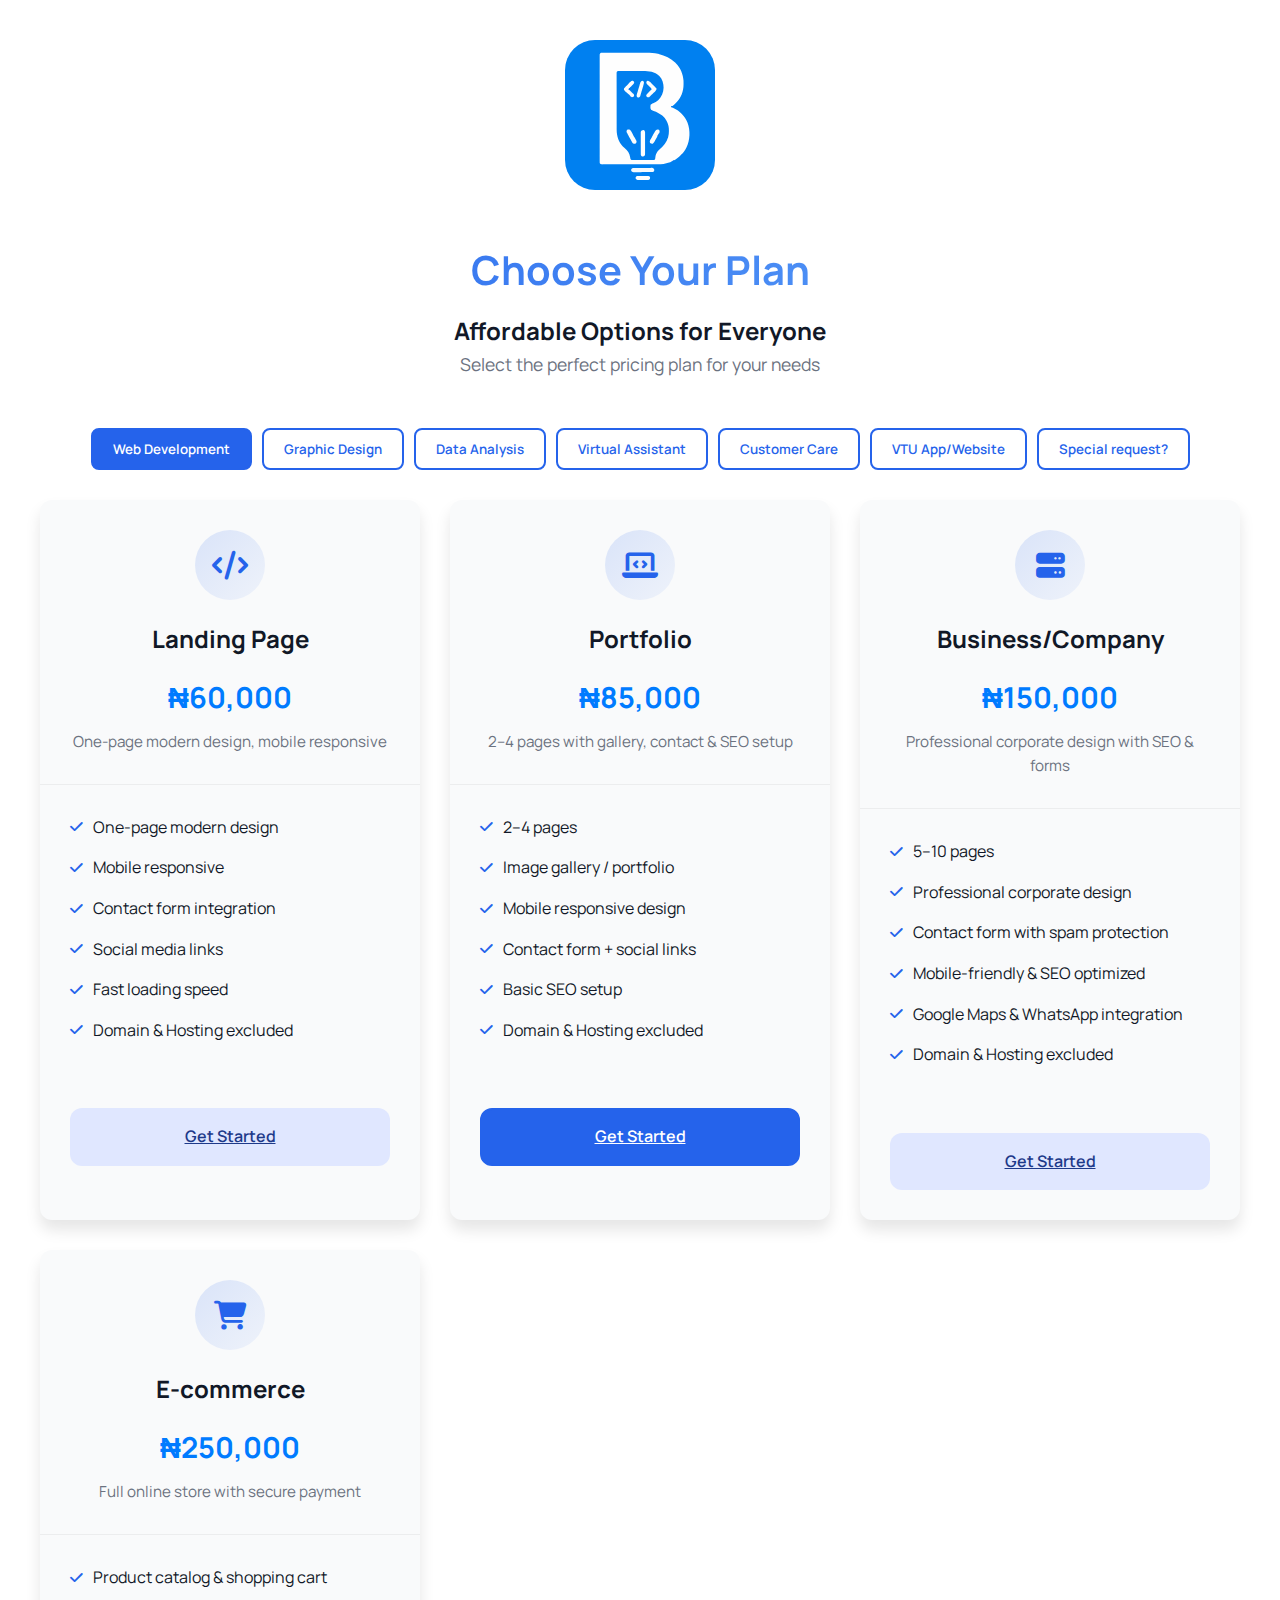
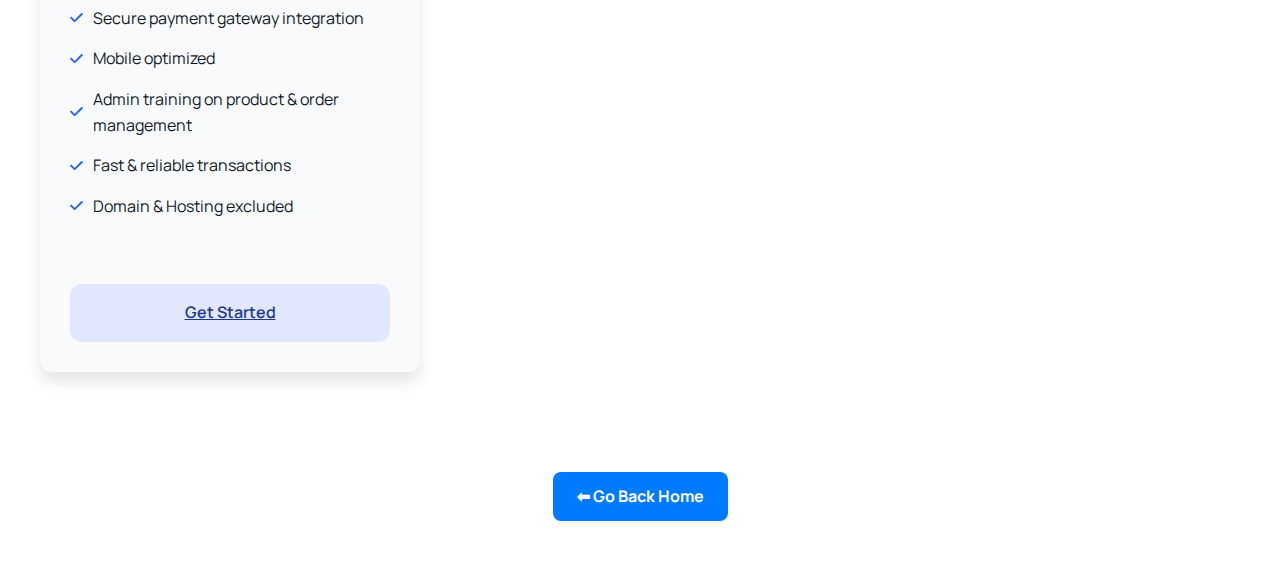
<file: pricing/index.html>
<!DOCTYPE html>
<html lang="en">
  <head>
    <meta charset="UTF-8" />
    <meta name="viewport" content="width=device-width, initial-scale=1.0" />

    <!-- Page Title -->
    <title>
      Brightsitedev Pricing Plans | Web Development, VTU, Graphic Design & More
    </title>

    <!-- Meta Description -->
    <meta
      name="description"
      content="Explore Brightsitedev pricing plans for web development, graphic design, VTU apps, data analysis, virtual assistants, and customer care. Choose the perfect plan for your business."
    />

    <!-- Canonical Tag -->
    <link rel="canonical" href="https://brightsitedev.tech/pricing/" />

    <!-- Favicon -->
    <!-- Standard favicon -->

    <link rel="shortcut icon" href="/logo-icon.ico" type="image/x-icon" />
    <link rel="icon" href="/logo-icon.ico" type="image/x-icon" />

    <!-- Open Graph / Social Sharing -->
    <meta property="og:title" content="Brightsitedev Pricing Plans" />
    <meta
      property="og:description"
      content="Explore Brightsitedev pricing plans for web development, graphic design, VTU apps, data analysis, virtual assistants, and customer care."
    />
    <meta property="og:type" content="website" />
    <meta property="og:url" content="https://brightsitedev.tech/pricing/" />
    <meta property="og:image" content="/assets/images/logo-icon.svg" />

    <!-- Twitter Card -->
    <meta name="twitter:card" content="summary_large_image" />
    <meta name="twitter:title" content="Brightsitedev Pricing Plans" />
    <meta
      name="twitter:description"
      content="Explore Brightsitedev pricing plans for web development, graphic design, VTU apps, data analysis, virtual assistants, and customer care."
    />
    <meta name="twitter:image" content="/assets/images/logo-icon.svg" />

    <!-- Structured Data (JSON-LD) for Organization -->
    <script type="application/ld+json">
      {
        "@context": "https://schema.org",
        "@type": "Organization",
        "name": "Brightsitedev",
        "url": "https://brightsitedev.tech",
        "logo": "https://brightsitedev.tech/assets/images/logo-icon.svg",
        "sameAs": [
          "https://www.linkedin.com/in/josephikhuoria",
          "https://www.facebook.com/eromosele.648113",
          "https://www.instagram.com/josephikhuoria1"
        ],
        "contactPoint": {
          "@type": "ContactPoint",
          "telephone": "+2349014129458",
          "contactType": "customer service",
          "availableLanguage": ["English"]
        }
      }
    </script>

    <!-- Google Fonts: Manrope -->
    <link
      href="https://fonts.googleapis.com/css2?family=Manrope:wght@400;600;700&display=swap"
      rel="stylesheet"
    />

    <!-- CSS -->
    <link rel="stylesheet" href="pricing-assets/style.css" />

    <!-- Font Awesome -->
    <link
      rel="stylesheet"
      href="https://cdnjs.cloudflare.com/ajax/libs/font-awesome/6.7.2/css/all.min.css"
      integrity="sha512-Evv84Mr4kqVGRNSgIGL/F/aIDqQb7xQ2vcrdIwxfjThSH8CSR7PBEakCr51Ck+w+/U6swU2Im1vVX0SVk9ABhg=="
      crossorigin="anonymous"
      referrerpolicy="no-referrer"
    />
    <script type="application/ld+json">
      {
        "@context": "https://schema.org",
        "@type": "Service",
        "provider": {
          "@type": "Organization",
          "name": "Brightsitedev",
          "url": "https://brightsitedev.tech"
        },
        "serviceType": "Web Development, Graphic Design, Data Analysis, Virtual Assistant, Customer Care, VTU App/Website",
        "hasOfferCatalog": {
          "@type": "OfferCatalog",
          "name": "Brightsitedev Pricing Plans",
          "itemListElement": [
            {
              "@type": "Offer",
              "name": "Landing Page",
              "description": "One-page modern design, mobile responsive",
              "price": "60000",
              "priceCurrency": "NGN",
              "url": "https://wa.me/2349153375488?text=Hello%20Brightsite,%20I%20am%20interested%20in%20the%20Landing%20Page%20Website%20plan%20for%20Web%20Development."
            },
            {
              "@type": "Offer",
              "name": "Portfolio",
              "description": "2–4 pages with gallery, contact & SEO setup",
              "price": "85000",
              "priceCurrency": "NGN",
              "url": "https://wa.me/2349153375488?text=Hello%20Brightsite,%20I%20am%20interested%20in%20the%20Portfolio%20Website%20plan%20for%20Web%20Development."
            },
            {
              "@type": "Offer",
              "name": "Business/Company",
              "description": "Professional corporate design with SEO & forms",
              "price": "150000",
              "priceCurrency": "NGN",
              "url": "https://wa.me/2349153375488?text=Hello%20Brightsite,%20I%20am%20interested%20in%20the%20Business/Company%20Website%20plan%20for%20Web%20Development."
            },
            {
              "@type": "Offer",
              "name": "E-commerce",
              "description": "Full online store with secure payment",
              "price": "250000",
              "priceCurrency": "NGN",
              "url": "https://wa.me/2349153375488?text=Hello%20Brightsite,%20I%20am%20interested%20in%20the%20E-commerce%20Website%20plan%20for%20Web%20Development."
            },
            {
              "@type": "Offer",
              "name": "Standard Graphic Design",
              "description": "Basic graphics for social media & brand, logo & banner design",
              "price": "25000",
              "priceCurrency": "NGN",
              "url": "https://wa.me/2349153375488?text=Hello%20Brightsite,%20I%20am%20interested%20in%20the%20Standard%20Graphic%20Design%20Package."
            },
            {
              "@type": "Offer",
              "name": "Premium Graphic Design",
              "description": "Complete branding & marketing design, full brand identity package",
              "price": "50000",
              "priceCurrency": "NGN",
              "url": "https://wa.me/2349153375488?text=Hello%20Brightsite,%20I%20am%20interested%20in%20the%20Premium%20Graphic%20Design%20Package."
            },
            {
              "@type": "Offer",
              "name": "Basic Data Analysis",
              "description": "Small dataset analysis, 5 reports, simple visualizations",
              "price": "30000",
              "priceCurrency": "NGN",
              "url": "https://wa.me/2349153375488?text=Hello%20Brightsite,%20I%20am%20interested%20in%20the%20Basic%20Data%20Analysis%20plan."
            },
            {
              "@type": "Offer",
              "name": "Standard Data Analysis",
              "description": "Professional analytics, predictive analytics & trend forecasting",
              "price": "55000",
              "priceCurrency": "NGN",
              "url": "https://wa.me/2349153375488?text=Hello%20Brightsite,%20I%20am%20interested%20in%20the%20Standard%20Data%20Analysis%20plan."
            },
            {
              "@type": "Offer",
              "name": "Basic Virtual Assistant",
              "description": "Small tasks handled, email management, calendar scheduling, 2 hours/day",
              "price": "30000",
              "priceCurrency": "NGN",
              "url": "https://wa.me/2349153375488?text=Hello%20Brightsite,%20I%20am%20interested%20in%20the%20Basic%20Virtual%20Assistant%20plan."
            },
            {
              "@type": "Offer",
              "name": "Standard Virtual Assistant",
              "description": "Professional assistant service, 4 hours/day, social media & client management",
              "price": "60000",
              "priceCurrency": "NGN",
              "url": "https://wa.me/2349153375488?text=Hello%20Brightsite,%20I%20am%20interested%20in%20the%20Standard%20Virtual%20Assistant%20plan."
            },
            {
              "@type": "Offer",
              "name": "Enterprise Virtual Assistant",
              "description": "Full virtual assistant service, 6 hours/day, advanced client & task management",
              "price": "85000",
              "priceCurrency": "NGN",
              "url": "https://wa.me/2349153375488?text=Hello%20Brightsite,%20I%20am%20interested%20in%20the%20Enterprise%20Virtual%20Assistant%20plan."
            },
            {
              "@type": "Offer",
              "name": "Basic Customer Care",
              "description": "Handling customer inquiries via email, up to 50 inquiries/month",
              "price": "30000",
              "priceCurrency": "NGN",
              "url": "https://wa.me/2349153375488?text=Hello%20Brightsite,%20I%20am%20interested%20in%20the%20Basic%20Customer%20Care%20plan."
            },
            {
              "@type": "Offer",
              "name": "Standard Customer Care",
              "description": "Professional support team, up to 150 inquiries/month, email + live chat",
              "price": "60000",
              "priceCurrency": "NGN",
              "url": "https://wa.me/2349153375488?text=Hello%20Brightsite,%20I%20am%20interested%20in%20the%20Standard%20Customer%20Care%20plan."
            },
            {
              "@type": "Offer",
              "name": "Enterprise Customer Care",
              "description": "Full customer care solution, unlimited inquiries, email + live chat + phone support",
              "price": "85000",
              "priceCurrency": "NGN",
              "url": "https://wa.me/2349153375488?text=Hello%20Brightsite,%20I%20am%20interested%20in%20the%20Enterprise%20Customer%20Care%20plan."
            },
            {
              "@type": "Offer",
              "name": "Basic VTU App/Website",
              "description": "Small VTU setup, fully functional VTU website, data & airtime integration",
              "price": "15000",
              "priceCurrency": "NGN",
              "url": "https://wa.me/2349153375488?text=Hello%20Brightsite,%20I%20am%20interested%20in%20the%20Basic%20VTU%20App%20plan."
            },
            {
              "@type": "Offer",
              "name": "Standard VTU App/Website",
              "description": "Professional VTU solution, website + custom Android app, push notifications",
              "price": "30000",
              "priceCurrency": "NGN",
              "url": "https://wa.me/2349153375488?text=Hello%20Brightsite,%20I%20am%20interested%20in%20the%20Standard%20VTU%20App%20plan."
            }
          ]
        }
      }
    </script>
  </head>

  <body>
    <div class="container">
      <header>
        <div class="logo-container">
          <a href="/">
            <img src="/assets/images/logo-icon.svg" alt="Logo" class="logo" />
          </a>
        </div>
        <h1>Choose Your Plan</h1>
        <h2>Affordable Options for Everyone</h2>
        <p>Select the perfect pricing plan for your needs</p>
      </header>

      <!-- Service Buttons -->
      <div
        class="service-buttons"
        style="text-align: center; margin-bottom: 30px"
      >
        <button class="service-btn active" data-service="web-dev">
          Web Development
        </button>
        <button class="service-btn" data-service="graphic-design">
          Graphic Design
        </button>
        <button class="service-btn" data-service="data-analysis">
          Data Analysis
        </button>
        <button class="service-btn" data-service="virtual-assistant">
          Virtual Assistant
        </button>
        <button class="service-btn" data-service="customer-care">
          Customer Care
        </button>
        <button class="service-btn" data-service="vtu-app"> VTU App/Website </button>
        <a
          href="https://wa.me/2349014129458?text=Hello%2C%20I%20have%20a%20special%20request%20package%20and%20would%20like%20to%20discuss%20it%20formally."
          target="_blank"
        >
          <button class="service-btn">
           Special request?
          </button>
        </a>
      </div>

      <div id="pricing-container">
        <!-- Web Development -->
        <div class="pricing-cards service" id="web-dev">
          <div class="card">
            <div class="card-header">
              <div class="plan-icon"><i class="fas fa-code"></i></div>
              <h3>Landing Page</h3>
              <div class="price">₦60,000</div>
              <p class="description">
                One-page modern design, mobile responsive
              </p>
            </div>
            <div class="card-body">
              <ul class="features">
                <li><i class="fas fa-check"></i> One-page modern design</li>
                <li><i class="fas fa-check"></i> Mobile responsive</li>
                <li><i class="fas fa-check"></i> Contact form integration</li>
                <li><i class="fas fa-check"></i> Social media links</li>
                <li><i class="fas fa-check"></i> Fast loading speed</li>
                <li><i class="fas fa-check"></i> Domain & Hosting excluded</li>
              </ul>
            </div>
            <div class="card-footer">
              <a
                href="https://wa.me/2349153375488?text=Hello%20Brightsite,%20I%20am%20interested%20in%20the%20Landing%20Page%20Website%20plan%20for%20Web%20Development."
                class="btn"
                target="_blank"
                >Get Started</a
              >
            </div>
          </div>

          <div class="card">
            <div class="card-header">
              <div class="plan-icon"><i class="fas fa-laptop-code"></i></div>
              <h3>Portfolio</h3>
              <div class="price">₦85,000</div>
              <p class="description">
                2–4 pages with gallery, contact & SEO setup
              </p>
            </div>
            <div class="card-body">
              <ul class="features">
                <li><i class="fas fa-check"></i> 2–4 pages</li>
                <li><i class="fas fa-check"></i> Image gallery / portfolio</li>
                <li><i class="fas fa-check"></i> Mobile responsive design</li>
                <li>
                  <i class="fas fa-check"></i> Contact form + social links
                </li>
                <li><i class="fas fa-check"></i> Basic SEO setup</li>
                <li><i class="fas fa-check"></i> Domain & Hosting excluded</li>
              </ul>
            </div>
            <div class="card-footer">
              <a
                href="https://wa.me/2349153375488?text=Hello%20Brightsite,%20I%20am%20interested%20in%20the%20Portfolio%20Website%20plan%20for%20Web%20Development."
                class="btn btn-accent"
                target="_blank"
                >Get Started</a
              >
            </div>
          </div>

          <div class="card">
            <div class="card-header">
              <div class="plan-icon"><i class="fas fa-server"></i></div>
              <h3>Business/Company</h3>
              <div class="price">₦150,000</div>
              <p class="description">
                Professional corporate design with SEO & forms
              </p>
            </div>
            <div class="card-body">
              <ul class="features">
                <li><i class="fas fa-check"></i> 5–10 pages</li>
                <li>
                  <i class="fas fa-check"></i> Professional corporate design
                </li>
                <li>
                  <i class="fas fa-check"></i> Contact form with spam protection
                </li>
                <li>
                  <i class="fas fa-check"></i> Mobile-friendly & SEO optimized
                </li>
                <li>
                  <i class="fas fa-check"></i> Google Maps & WhatsApp
                  integration
                </li>
                <li><i class="fas fa-check"></i> Domain & Hosting excluded</li>
              </ul>
            </div>
            <div class="card-footer">
              <a
                href="https://wa.me/2349153375488?text=Hello%20Brightsite,%20I%20am%20interested%20in%20the%20Business/Company%20Website%20plan%20for%20Web%20Development."
                class="btn"
                target="_blank"
                >Get Started</a
              >
            </div>
          </div>

          <div class="card">
            <div class="card-header">
              <div class="plan-icon"><i class="fas fa-shopping-cart"></i></div>
              <h3>E-commerce</h3>
              <div class="price">₦250,000</div>
              <p class="description">Full online store with secure payment</p>
            </div>
            <div class="card-body">
              <ul class="features">
                <li>
                  <i class="fas fa-check"></i> Product catalog & shopping cart
                </li>
                <li>
                  <i class="fas fa-check"></i> Secure payment gateway
                  integration
                </li>
                <li><i class="fas fa-check"></i> Mobile optimized</li>
                <li>
                  <i class="fas fa-check"></i> Admin training on product & order
                  management
                </li>
                <li>
                  <i class="fas fa-check"></i> Fast & reliable transactions
                </li>
                <li><i class="fas fa-check"></i> Domain & Hosting excluded</li>
              </ul>
            </div>
            <div class="card-footer">
              <a
                href="https://wa.me/2349153375488?text=Hello%20Brightsite,%20I%20am%20interested%20in%20the%20E-commerce%20Website%20plan%20for%20Web%20Development."
                class="btn"
                target="_blank"
                >Get Started</a
              >
            </div>
          </div>
        </div>

        <!-- Graphic Design -->
        <div
          class="pricing-cards service"
          id="graphic-design"
          style="display: none"
        >
          <div class="card">
            <div class="card-header">
              <div class="plan-icon"><i class="fas fa-paint-brush"></i></div>
              <h3>Standard</h3>
              <div class="price">₦75,000</div>
              <p class="description">Brand Identity</p>
            </div>
            <div class="card-body">
              <ul class="features">
                <li><i class="fas fa-check"></i> Primary & Secondary logo</li>
                <li><i class="fas fa-check"></i> Brand icon</li>
                <li><i class="fas fa-check"></i> Colour Palette</li>
                <li><i class="fas fa-check"></i> Typography Selection</li>
                <li><i class="fas fa-check"></i> Business card design</li>
                <li>
                  <i class="fas fa-check"></i> Social media profile image +
                  cover design
                </li>
                <li><i class="fas fa-check"></i> Basic brand guidelines</li>
              </ul>
            </div>
            <div class="card-footer">
              <a
                href="https://wa.me/2349153375488?text=Hello%20Brightsite,%20I%20am%20interested%20in%20the%20Standard%20Brand-Identity%20Design%20Package."
                class="btn"
                target="_blank"
                >Get Started</a
              >
            </div>
          </div>

          <div class="card popular">
            <div class="popular-badge">Most Popular</div>
            <div class="card-header">
              <div class="plan-icon"><i class="fas fa-object-group"></i></div>
              <h3>Premium</h3>
              <div class="price">₦125,000</div>
              <p class="description">Complete Brand Identity Package</p>
            </div>
            <div class="card-body">
              <ul class="features">
                <li><i class="fas fa-check"></i> Everything in Standard</li>
                <li><i class="fas fa-check"></i> Extended logo variations</li>
                <li>
                  <i class="fas fa-check"></i> Full brand guidelines document
                </li>
                <li><i class="fas fa-check"></i> Social media designs</li>
                <li><i class="fas fa-check"></i> Packaging mockup design</li>
                <li>
                  <i class="fas fa-check"></i> Brand pattern and illustrations
                </li>
                <li><i class="fas fa-check"></i> Launch graphics</li>
              </ul>
            </div>
            <div class="card-footer">
              <a
                href="https://wa.me/2349153375488?text=Hello%20Brightsite,%20I%20am%20interested%20in%20the%20Premium%20Brand-Identity%20Design%20Package."
                class="btn btn-accent"
                target="_blank"
                >Get Started</a
              >
            </div>
          </div>

          <div class="card">
            <div class="card-header">
              <div class="plan-icon"><i class="fas fa-paint-brush"></i></div>
              <h3>Basic</h3>
              <div class="price">₦65,000</div>
              <p class="description">Social Media package</p>
            </div>
            <div class="card-body">
              <ul class="features">
                <li><i class="fas fa-check"></i> 10 flyers + 2 free</li>
                <li><i class="fas fa-check"></i> 1 design concept per flyer</li>
                <li><i class="fas fa-check"></i> 1 revision per flyer</li>
                <li><i class="fas fa-check"></i> Free basic copy</li>
                <li><i class="fas fa-check"></i> Each delivery within 48hrs</li>
              </ul>
            </div>
            <div class="card-footer">
              <a
                href="https://wa.me/2349153375488?text=Hello%20Brightsite,%20I%20am%20interested%20in%20the%20Basic%20Social-media%20Design%20Package."
                class="btn"
                target="_blank"
                >Get Started</a
              >
            </div>
          </div>

          <div class="card">
            <div class="card-header">
              <div class="plan-icon"><i class="fas fa-paint-brush"></i></div>
              <h3>Standard</h3>
              <div class="price">₦115,000</div>
              <p class="description">Social Media package</p>
            </div>
            <div class="card-body">
              <ul class="features">
                <li><i class="fas fa-check"></i> 20 flyers + 2 free</li>
                <li><i class="fas fa-check"></i> 1 design concept per flyer</li>
                <li><i class="fas fa-check"></i> 2 revisions per flyer</li>
                <li><i class="fas fa-check"></i> Free standary copy</li>
                <li><i class="fas fa-check"></i> Business card design</li>
                <li><i class="fas fa-check"></i> Each delivery within 36hrs</li>
              </ul>
            </div>
            <div class="card-footer">
              <a
                href="https://wa.me/2349153375488?text=Hello%20Brightsite,%20I%20am%20interested%20in%20the%20Standard%20Social-media%20Design%20Package."
                class="btn"
                target="_blank"
                >Get Started</a
              >
            </div>
          </div>

          <div class="card">
            <div class="card-header">
              <div class="plan-icon"><i class="fas fa-paint-brush"></i></div>
              <h3>Premium</h3>
              <div class="price">₦320,000</div>
              <p class="description">Social Media package</p>
            </div>
            <div class="card-body">
              <ul class="features">
                <li><i class="fas fa-check"></i> 50 flyer + 5 free</li>
                <li>
                  <i class="fas fa-check"></i> 2 design concepts peer flyer
                </li>
                <li><i class="fas fa-check"></i> 2 revisions per flyer</li>
                <li><i class="fas fa-check"></i> Free premium copy</li>
                <li><i class="fas fa-check"></i> Each delivery within 24hrs</li>
              </ul>
            </div>
            <div class="card-footer">
              <a
                href="https://wa.me/2349153375488?text=Hello%20Brightsite,%20I%20am%20interested%20in%20the%20Premium%20Social-media%20Design%20Package."
                class="btn"
                target="_blank"
                >Get Started</a
              >
            </div>
          </div>
        </div>

        <!-- Data Analysis -->
        <div
          class="pricing-cards service"
          id="data-analysis"
          style="display: none"
        >
          <div class="card">
            <div class="card-header">
              <div class="plan-icon"><i class="fas fa-chart-line"></i></div>
              <h3>Basic</h3>
              <div class="price">₦45,000</div>
              <p class="description">Small dataset analysis</p>
            </div>
            <div class="card-body">
              <ul class="features">
                <li><i class="fas fa-check"></i> 5 Reports</li>
                <li><i class="fas fa-check"></i> Data Cleaning</li>
                <li><i class="fas fa-check"></i> Basic Trend Analysis</li>
                <li><i class="fas fa-check"></i> Simple Visualizations</li>
              </ul>
            </div>
            <div class="card-footer">
              <a
                href="https://wa.me/2349153375488?text=Hello%20Brightsite,%20I%20am%20interested%20in%20the%20Basic%20Data%20Analysis%20plan."
                class="btn"
                target="_blank"
                >Get Started</a
              >
            </div>
          </div>

          <div class="card popular">
            <div class="popular-badge">Most Popular</div>
            <div class="card-header">
              <div class="plan-icon"><i class="fas fa-chart-pie"></i></div>
              <h3>Standard</h3>
              <div class="price">₦95,000</div>
              <p class="description">Professional analytics</p>
            </div>
            <div class="card-body">
              <ul class="features">
                <li><i class="fas fa-check"></i> Everything in Basic</li>
                <li>
                  <i class="fas fa-check"></i> Predictive analytics & trend
                  forecasting
                </li>
                <li>
                  <i class="fas fa-check"></i> Multi-source data integration
                  (website, app, sales)
                </li>
                <li>
                  <i class="fas fa-check"></i> Weekly reports & insights for
                  decision-making
                </li>
                <li><i class="fas fa-check"></i> Unlimited data records</li>
              </ul>
            </div>
            <div class="card-footer">
              <a
                href="https://wa.me/2349153375488?text=Hello%20Brightsite,%20I%20am%20interested%20in%20the%20Standard%20Data%20Analysis%20plan."
                class="btn btn-accent"
                target="_blank"
                >Get Started</a
              >
            </div>
          </div>

          <!-- on hold 

          <div class="card">
            <div class="card-header">
              <div class="plan-icon"><i class="fas fa-database"></i></div>
              <h3>Enterprise</h3>
              <div class="price">₦100,000</div>
              <p class="description">Advanced analytics & AI</p>
            </div>
            <div class="card-body">
              <ul class="features">
                <li><i class="fas fa-check"></i> Everything in Standard</li>
                <li>
                  <i class="fas fa-check"></i> AI & Machine Learning models
                </li>
                <li><i class="fas fa-check"></i> Custom dashboards & KPIs</li>
                <li>
                  <i class="fas fa-check"></i> Unlimited reporting & automation
                </li>
                <li>
                  <i class="fas fa-check"></i> Recommendations for growth &
                  optimization
                </li>
              </ul>
            </div>
            <div class="card-footer">
              <a
                href="https://wa.me/2349153375488?text=Hello%20Brightsite,%20I%20am%20interested%20in%20the%20Enterprise%20Data%20Analysis%20plan."
                class="btn"
                target="_blank"
                >Get Started</a
              >
            </div>
          </div> -->
        </div>

        <!-- Virtual Assistant -->
        <div
          class="pricing-cards service"
          id="virtual-assistant"
          style="display: none"
        >
          <div class="card">
            <div class="card-header">
              <div class="plan-icon"><i class="fas fa-user-clock"></i></div>
              <h3>Basic</h3>
              <div class="price">₦50,000</div>
              <p class="description">Monthly</p>
              <p class="description">Small tasks handled</p>
            </div>
            <div class="card-body">
              <ul class="features">
                <li>
                  <i class="fas fa-check"></i> Email management (filtering &
                  replies)
                </li>
                <li>
                  <i class="fas fa-check"></i> Calendar scheduling & reminders
                </li>
                <li>
                  <i class="fas fa-check"></i> Data entry (Excel, Google Sheets)
                </li>
                <li><i class="fas fa-check"></i> Simple research tasks</li>
                <li><i class="fas fa-check"></i> 2 hours per day (Mon–Fri)</li>
              </ul>
            </div>
            <div class="card-footer">
              <a
                href="https://wa.me/2349153375488?text=Hello%20Brightsite,%20I%20am%20interested%20in%20the%20Basic%20Virtual%20Assistant%20plan."
                class="btn"
                target="_blank"
                >Get Started</a
              >
            </div>
          </div>

          <div class="card popular">
            <div class="popular-badge">Most Popular</div>
            <div class="card-header">
              <div class="plan-icon"><i class="fas fa-users"></i></div>
              <h3>Standard</h3>
              <div class="price">₦95,000</div>
              <p class="description">Monthly</p>
              <p class="description">Professional assistant service</p>
            </div>
            <div class="card-body">
              <ul class="features">
                <li><i class="fas fa-check"></i> Everything in Basic</li>
                <li>
                  <i class="fas fa-check"></i> Social media posting & engagement
                </li>
                <li>
                  <i class="fas fa-check"></i> Customer follow-ups
                  (email/WhatsApp)
                </li>
                <li>
                  <i class="fas fa-check"></i> File organization (Google Drive)
                </li>
                <li>
                  <i class="fas fa-check"></i> Travel planning (flights, hotels,
                  etc.)
                </li>
                <li><i class="fas fa-check"></i> 4 hours per day (Mon–Fri)</li>
              </ul>
            </div>
            <div class="card-footer">
              <a
                href="https://wa.me/2349153375488?text=Hello%20Brightsite,%20I%20am%20interested%20in%20the%20Standard%20Virtual%20Assistant%20plan."
                class="btn btn-accent"
                target="_blank"
                >Get Started</a
              >
            </div>
          </div>

          <div class="card">
            <div class="card-header">
              <div class="plan-icon"><i class="fas fa-headset"></i></div>
              <h3>Enterprise</h3>
              <div class="price">₦120,000</div>
              <p class="description">Monthly</p>
              <p class="description">Full virtual assistant service</p>
            </div>
            <div class="card-body">
              <ul class="features">
                <li><i class="fas fa-check"></i> Everything in Standard</li>
                <li>
                  <i class="fas fa-check"></i> Customer support (live chat,
                  email, WhatsApp)
                </li>
                <li>
                  <i class="fas fa-check"></i> Report generation & analytics
                </li>
                <li>
                  <i class="fas fa-check"></i> Appointment booking with clients
                </li>
                <li>
                  <i class="fas fa-check"></i> Content formatting (Word,
                  PowerPoint, Canva)
                </li>
                <li><i class="fas fa-check"></i> 6 hours per day (Mon–Sat)</li>
              </ul>
            </div>
            <div class="card-footer">
              <a
                href="https://wa.me/2349153375488?text=Hello%20Brightsite,%20I%20am%20interested%20in%20the%20Enterprise%20Virtual%20Assistant%20plan."
                class="btn"
                target="_blank"
                >Get Started</a
              >
            </div>
          </div>
        </div>

        <!-- Customer Care -->
        <div
          class="pricing-cards service"
          id="customer-care"
          style="display: none"
        >
          <div class="card">
            <div class="card-header">
              <div class="plan-icon"><i class="fas fa-headset"></i></div>
              <h3>Basic</h3>
              <div class="price">₦50,000</div>
              <p class="description">Monthly</p>
              <p class="description">Basic Support</p>
            </div>
            <div class="card-body">
              <ul class="features">
                <li>
                  <i class="fas fa-check"></i> Handling of customer inquiries
                  via email only
                </li>
                <li>
                  <i class="fas fa-check"></i> Response time: within 24 hours
                </li>
                <li>
                  <i class="fas fa-check"></i> Up to 50 inquiries per month
                </li>
                <li><i class="fas fa-check"></i> Basic FAQ support</li>
              </ul>
            </div>
            <div class="card-footer">
              <a
                href="https://wa.me/2349153375488?text=Hello%20Brightsite,%20I%20am%20interested%20in%20the%20Basic%20Customer%20Care%20plan."
                class="btn"
                target="_blank"
                >Get Started</a
              >
            </div>
          </div>

          <div class="card popular">
            <div class="popular-badge">Most Popular</div>
            <div class="card-header">
              <div class="plan-icon"><i class="fas fa-users"></i></div>
              <h3>Standard</h3>
              <div class="price">₦105,000</div>
              <p class="description">Monthly</p>
              <p class="description">Professional support team</p>
            </div>
            <div class="card-body">
              <ul class="features">
                <li><i class="fas fa-check"></i> Everything in Basic</li>
                <li>
                  <i class="fas fa-check"></i> Handling of inquiries via email +
                  live chat
                </li>

                <li>
                  <i class="fas fa-check"></i> Response time: within 12 hours
                </li>
                <li>
                  <i class="fas fa-check"></i> Up to 150 inquiries per month
                </li>
                <li>
                  <i class="fas fa-check"></i> Escalation support for difficult
                  issues
                </li>
                <li>
                  <i class="fas fa-check"></i> Monthly report of customer issues
                </li>
              </ul>
            </div>
            <div class="card-footer">
              <a
                href="https://wa.me/2349153375488?text=Hello%20Brightsite,%20I%20am%20interested%20in%20the%20Standard%20Customer%20Care%20plan."
                class="btn btn-accent"
                target="_blank"
                >Get Started</a
              >
            </div>
          </div>

          <div class="card">
            <div class="card-header">
              <div class="plan-icon"><i class="fas fa-headset"></i></div>
              <h3>Enterprise</h3>
              <div class="price">₦130,000</div>
              <p class="description">Monthly</p>
              <p class="description">Full customer care solution</p>
            </div>
            <div class="card-body">
              <ul class="features">
                <li><i class="fas fa-check"></i> Everything in Standard</li>
                <li>
                  <i class="fas fa-check"></i> Handling of inquiries via email +
                  live chat + phone support
                </li>

                <li>
                  <i class="fas fa-check"></i> Response time: within 2–4 hours
                </li>
                <li>
                  <i class="fas fa-check"></i> Unlimited inquiries per month
                </li>
                <li>
                  <i class="fas fa-check"></i> Dedicated customer service agent
                </li>
                <li>
                  <i class="fas fa-check"></i> Customer feedback collection +
                  analysis
                </li>
                <li><i class="fas fa-check"></i> Weekly performance reports</li>
              </ul>
            </div>
            <div class="card-footer">
              <a
                href="https://wa.me/2349153375488?text=Hello%20Brightsite,%20I%20am%20interested%20in%20the%20Enterprise%20Customer%20Care%20plan."
                class="btn"
                target="_blank"
                >Get Started</a
              >
            </div>
          </div>
        </div>

        <!-- VTU App/Website -->
        <div class="pricing-cards service" id="vtu-app" style="display: none">
          <div class="card">
            <div class="card-header">
              <div class="plan-icon"><i class="fas fa-mobile-alt"></i></div>
              <h3>Basic (Website only)</h3>
              <div class="price">₦20,000</div>
              <p class="description">Small VTU setup</p>
            </div>
            <div class="card-body">
              <ul class="features">
                <li>
                  <i class="fas fa-check"></i> Fully functional VTU website
                </li>

                <li><i class="fas fa-check"></i> Data & airtime integration</li>
                <li>
                  <i class="fas fa-check"></i> Wallet system for customers
                </li>
                <li>
                  <i class="fas fa-check"></i> Admin dashboard for managing
                  sales
                </li>
                <li>
                  <i class="fas fa-check"></i> Fast and reliable transactions
                </li>
              </ul>
            </div>
            <div class="card-footer">
              <a
                href="https://wa.me/2349153375488?text=Hello%20Brightsite,%20I%20am%20interested%20in%20the%20Basic%20VTU%20App%20plan."
                class="btn"
                target="_blank"
                >Get Started</a
              >
            </div>
          </div>

          <div class="card popular">
            <div class="popular-badge">Most Popular</div>
            <div class="card-header">
              <div class="plan-icon"><i class="fas fa-server"></i></div>
              <h3>Standard (Website & App)</h3>
              <div class="price">₦30,000</div>
              <p class="description">Professional VTU solution</p>
            </div>
            <div class="card-body">
              <ul class="features">
                <li>
                  <i class="fas fa-check"></i> Everything in the VTU Website
                  Only plan
                </li>

                <li>
                  <i class="fas fa-check"></i> Custom Android App linked to the
                  website
                </li>
                <li>
                  <i class="fas fa-check"></i> Push notifications for customer
                  engagement
                </li>
                <li>
                  <i class="fas fa-check"></i> App branding with your business
                  name & logo
                </li>
                <li>
                  <i class="fas fa-check"></i> Increased trust and customer
                  loyalty
                </li>
              </ul>
            </div>
            <div class="card-footer">
              <a
                href="https://wa.me/2349153375488?text=Hello%20Brightsite,%20I%20am%20interested%20in%20the%20Standard%20VTU%20App%20plan."
                class="btn btn-accent"
                target="_blank"
                >Get Started</a
              >
            </div>
          </div>
        </div>
      </div>

      <!-- Back Home Button -->
      <div class="back-home-container">
        <a href="/" class="back-home">⬅ Go Back Home</a>
      </div>

      <script src="pricing-assets/script.js"></script>
    </div>

    <!-- Begin of Chaport Live Chat code -->
    <script type="text/javascript">
      (function (w, d, v3) {
        w.chaportConfig = { appId: "689e5f8d4c6e60cfe1404b38" };
        if (w.chaport) return;
        v3 = w.chaport = {};
        v3._q = [];
        v3._l = {};
        v3.q = function () {
          v3._q.push(arguments);
        };
        v3.on = function (e, fn) {
          if (!v3._l[e]) v3._l[e] = [];
          v3._l[e].push(fn);
        };
        var s = d.createElement("script");
        s.type = "text/javascript";
        s.async = true;
        s.src = "https://app.chaport.com/javascripts/insert.js";
        var ss = d.getElementsByTagName("script")[0];
        ss.parentNode.insertBefore(s, ss);
      })(window, document);
    </script>
    <!-- End of Chaport Live Chat code -->
  </body>
</html>
</file>
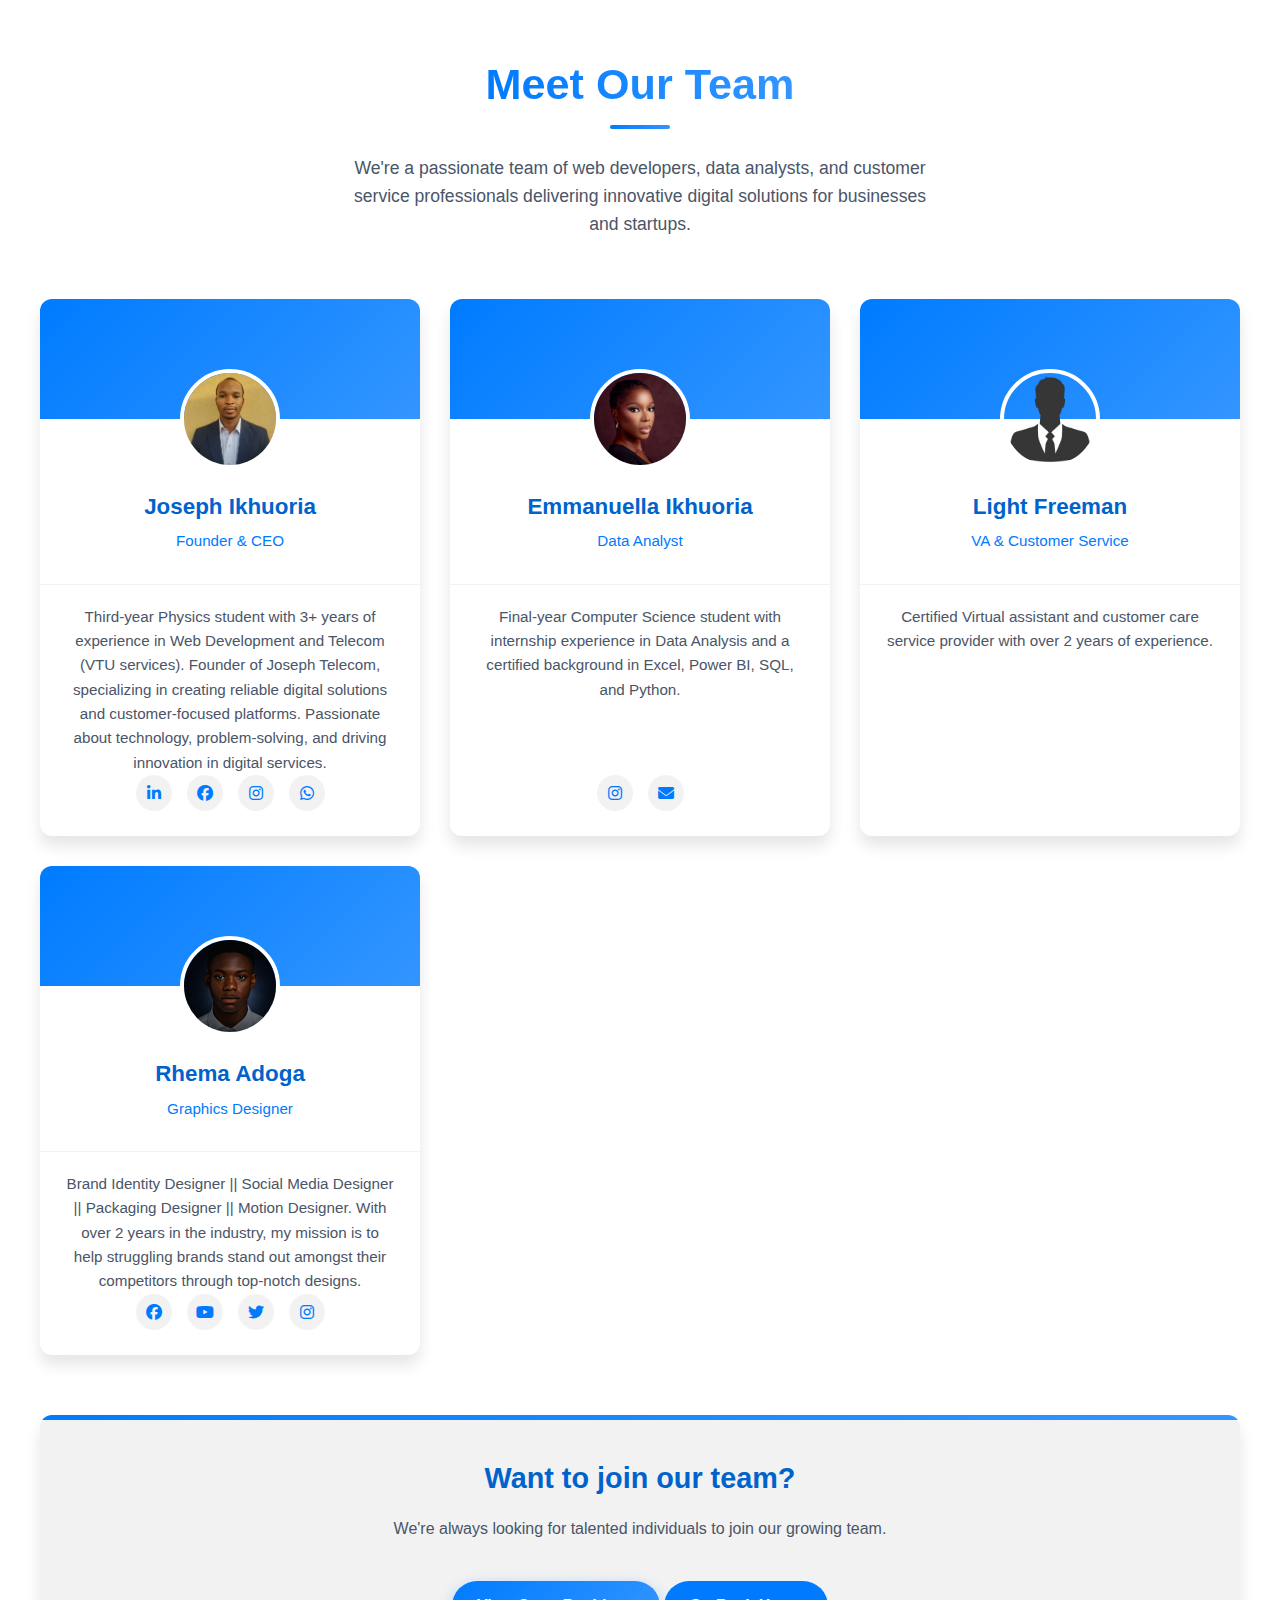
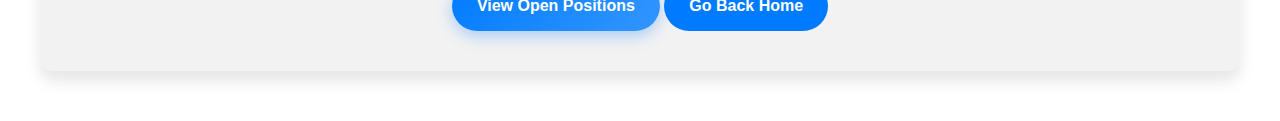
<file: team/index.html>
<!DOCTYPE html>
<html lang="en">
  <head>
    <meta charset="UTF-8" />
    <meta name="viewport" content="width=device-width, initial-scale=1.0" />

    <!-- Page Title -->
    <title>
      Meet the Brightsitedev Team | Creative Web Developers & Digital Experts
    </title>

    <!-- Meta Description -->
    <meta
      name="description"
      content="Meet the Brightsitedev team — a passionate group of web developers, data analysts, and customer service experts dedicated to delivering top-notch digital solutions."
    />

    <!-- Canonical Tag -->
    <link rel="canonical" href="https://brightsitedev.tech/team/" />

    <!-- Favicon -->
    <!-- Standard favicon -->

    <link rel="shortcut icon" href="/logo-icon.ico" type="image/x-icon" />
    <link rel="icon" href="/logo-icon.ico" type="image/x-icon" />

    <!-- Open Graph / Social Sharing -->
    <meta property="og:title" content="Meet the Brightsitedev Team" />
    <meta
      property="og:description"
      content="Discover the talented team behind Brightsitedev — delivering creative web development and digital solutions with expertise and passion."
    />
    <meta property="og:type" content="website" />
    <meta property="og:url" content="https://brightsitedev.tech/team/" />
    <meta property="og:image" content="/assets/images/logo-icon.svg" />

    <!-- Twitter Card -->
    <meta name="twitter:card" content="summary_large_image" />
    <meta name="twitter:title" content="Meet the Brightsitedev Team" />
    <meta
      name="twitter:description"
      content="Discover the talented team behind Brightsitedev — delivering creative web development and digital solutions with expertise and passion."
    />
    <meta name="twitter:image" content="/assets/images/logo-icon.svg" />

    <!-- Structured Data (JSON-LD) for Organization and Team Members -->
    <script type="application/ld+json">
      {
        "@context": "https://schema.org",
        "@type": "Organization",
        "name": "Brightsitedev",
        "url": "https://brightsitedev.tech",
        "logo": "https://brightsitedev.tech/logo-icon.ico",
        "sameAs": [
          "https://www.linkedin.com/in/josephikhuoria",
          "https://www.facebook.com/eromosele.648113",
          "https://www.instagram.com/josephikhuoria1"
        ],
        "member": [
          {
            "@type": "Person",
            "name": "Joseph Ikhuoria",
            "jobTitle": "Founder & CEO",
            "image": "https://brightsitedev.tech/team/team-assets/img/joseph-ikhuoria.jpg",
            "sameAs": "https://www.linkedin.com/in/josephikhuoria"
          },
          {
            "@type": "Person",
            "name": "Emmanuella Ikhuoria",
            "jobTitle": "Data Analyst",
            "image": "https://brightsitedev.tech/team/team-assets/img/emmanuella-ikhuoria.jpg",
            "sameAs": "https://www.instagram.com/_ellaik"
          },
          {
            "@type": "Person",
            "name": "Light Freeman",
            "jobTitle": "VA & Customer Service",
            "image": "https://brightsitedev.tech/team/team-assets/img/male.png"
          }
        ]
      }
    </script>

    <!-- CSS -->
    <link rel="stylesheet" href="team-assets/style.css" />

    <!-- Font Awesome -->
    <link
      rel="stylesheet"
      href="https://cdnjs.cloudflare.com/ajax/libs/font-awesome/6.7.2/css/all.min.css"
      integrity="sha512-Evv84Mr4kqVGRNSgIGL/F/aIDqQb7xQ2vcrdIwxfjThSH8CSR7PBEakCr51Ck+w+/U6swU2Im1vVX0SVk9ABhg=="
      crossorigin="anonymous"
      referrerpolicy="no-referrer"
    />
  </head>

  <body>
    <div class="container">
      <header>
        <h1>Meet Our Team</h1>
        <p>
          We're a passionate team of web developers, data analysts, and customer
          service professionals delivering innovative digital solutions for
          businesses and startups.
        </p>
      </header>

      <div class="team-grid">
        <!-- TEAM MEMBER 1 -->
        <div class="team-card">
          <div class="card-top">
            <div class="profile-bg"></div>
            <div class="profile-img">
              <img
                src="team-assets/img/joseph-ikhuoria.jpg"
                alt="Joseph Ikhuoria – Founder & CEO at Brightsitedev"
              />
            </div>
            <h3>Joseph Ikhuoria</h3>
            <p class="role">Founder & CEO</p>
          </div>
          <div class="card-bottom">
            <p class="bio">
              Third-year Physics student with 3+ years of experience in Web
              Development and Telecom (VTU services). Founder of Joseph Telecom,
              specializing in creating reliable digital solutions and
              customer-focused platforms. Passionate about technology,
              problem-solving, and driving innovation in digital services.
            </p>
            <div class="social-links">
              <a
                href="https://www.linkedin.com/in/josephikhuoria"
                class="social-icon"
                target="_blank"
                rel="noopener noreferrer"
              >
                <i class="fab fa-linkedin-in"></i>
              </a>
              <a
                href="https://facebook.com/eromosele.648113"
                class="social-icon"
                target="_blank"
                rel="noopener noreferrer"
              >
                <i class="fab fa-facebook"></i>
              </a>
              <a
                href="https://www.instagram.com/josephikhuoria1"
                class="social-icon"
                target="_blank"
                rel="noopener noreferrer"
              >
                <i class="fab fa-instagram"></i>
              </a>
              <a
                href="https://wa.me/2349014129458?text=Hello%20Joseph"
                class="social-icon"
                target="_blank"
                rel="noopener noreferrer"
              >
                <i class="fab fa-whatsapp"></i>
              </a>
            </div>
          </div>
        </div>

        <!-- TEAM MEMBER 2 -->
        <div class="team-card">
          <div class="card-top">
            <div class="profile-bg"></div>
            <div class="profile-img">
              <img
                src="team-assets/img/emmanuella-ikhuoria.jpg"
                alt="Emmanuella Ikhuoria – Data Analyst at Brightsitedev"
              />
            </div>
            <h3>Emmanuella Ikhuoria</h3>
            <p class="role">Data Analyst</p>
          </div>
          <div class="card-bottom">
            <p class="bio">
              Final-year Computer Science student with internship experience in
              Data Analysis and a certified background in Excel, Power BI, SQL,
              and Python.
            </p>
            <div class="social-links">
              <a
                href="https://www.instagram.com/_ellaik"
                class="social-icon"
                target="_blank"
                rel="noopener noreferrer"
              >
                <i class="fab fa-instagram"></i>
              </a>
              <a
                href="mailto:ikhuoriaemmanuella1@gmail.com"
                class="social-icon"
              >
                <i class="fas fa-envelope"></i>
              </a>
            </div>
          </div>
        </div>

        <!-- TEAM MEMBER 3 -->
        <div class="team-card">
          <div class="card-top">
            <div class="profile-bg"></div>
            <div class="profile-img">
              <img
                src="team-assets/img/male.png"
                alt="Light Freeman – VA & Customer Service at Brightsitedev"
              />
            </div>
            <h3>Light Freeman</h3>
            <p class="role">VA & Customer Service</p>
          </div>
          <div class="card-bottom">
            <p class="bio">
              Certified Virtual assistant and customer care service provider
              with over 2 years of experience.
            </p>
            <!-- 
            <div class="social-links">
              <a href="#" class="social-icon"
                ><i class="fab fa-linkedin-in"></i
              ></a>
              <a href="#" class="social-icon"><i class="fab fa-github"></i></a>
              <a href="#" class="social-icon"
                ><i class="fab fa-stack-overflow"></i
              ></a>
            </div>   -->
          </div>
        </div>

        <!-- TEAM MEMBER 4 -->
        <div class="team-card">
          <div class="card-top">
            <div class="profile-bg"></div>
            <div class="profile-img">
              <img
                src="team-assets/img/rhema-adoga.jpg"
                alt="Rhema Adoga – Graphics Designer at Brightsitedev"
              />
            </div>
            <h3>Rhema Adoga</h3>
            <p class="role">Graphics Designer</p>
          </div>
          <div class="card-bottom">
            <p class="bio">
              Brand Identity Designer || Social Media Designer || Packaging
              Designer || Motion Designer. With over 2 years in the industry, my
              mission is to help struggling brands stand out amongst their
              competitors through top-notch designs.
            </p>
            <div class="social-links">
              <a
                href="https://www.facebook.com/share/16ur9mvKjM/"
                class="social-icon"
                target="_blank"
                rel="noopener noreferrer"
              >
                <i class="fab fa-facebook"></i>
              </a>
              <a
                href="https://youtube.com/@rhemagraphics"
                class="social-icon"
                target="_blank"
                rel="noopener noreferrer"
              >
                <i class="fab fa-youtube"></i>
              </a>
              <a
                href="https://x.com/RhemaAdoga"
                class="social-icon"
                target="_blank"
                rel="noopener noreferrer"
              >
                <i class="fab fa-twitter"></i>
              </a>
              <a
                href="https://www.instagram.com/rhema_graphicz"
                class="social-icon"
                target="_blank"
                rel="noopener noreferrer"
              >
                <i class="fab fa-instagram"></i>
              </a>
            </div>
          </div>
        </div>
        <!-- TEAM MEMBER 5
        <div class="team-card">
          <div class="card-top">
            <div class="profile-bg"></div>
            <div class="profile-img">
              <img src="team/male.png" alt="Team Member" />
            </div>
            <h3>Michael Torres</h3>
            <p class="role">Product Manager</p>
          </div>
          <div class="card-bottom">
            <p class="bio">
              Strategic thinker focused on bringing innovative products to
              market that solve real problems.
            </p>
            <div class="social-links">
              <a href="#" class="social-icon"
                ><i class="fab fa-linkedin-in"></i
              ></a>
              <a href="#" class="social-icon"><i class="fab fa-twitter"></i></a>
              <a href="#" class="social-icon"><i class="fab fa-medium"></i></a>
            </div>
          </div>
        </div>    -->

        <!-- TEAM MEMBER 6 
        <div class="team-card">
          <div class="card-top">
            <div class="profile-bg"></div>
            <div class="profile-img">
              <img src="team/male.png" alt="Team Member" />
            </div>
            <h3>Jennifer Lee</h3>
            <p class="role">Customer Success</p>
          </div>
          <div class="card-bottom">
            <p class="bio">
              Dedicated to ensuring our clients achieve their goals through
              excellent support and guidance.
            </p>
            <div class="social-links">
              <a href="#" class="social-icon"
                ><i class="fab fa-linkedin-in"></i
              ></a>
              <a href="#" class="social-icon"><i class="fab fa-twitter"></i></a>
              <a href="#" class="social-icon"
                ><i class="fas fa-envelope"></i
              ></a>
            </div>
          </div>
        </div>     -->
      </div>

      <div class="team-cta">
        <h2>Want to join our team?</h2>
        <p>
          We're always looking for talented individuals to join our growing
          team.
        </p>
        <a
          href="https://forms.gle/eqRJ2PsAxzz4Gx6x8"
          class="cta-button"
          target="_blank"
          rel="noopener noreferrer"
        >
          View Open Positions
        </a>

        <a href="/" class="back-home">Go Back Home</a>
      </div>
    </div>
    <!-- Begin of Chaport Live Chat code -->
    <script type="text/javascript">
      (function (w, d, v3) {
        w.chaportConfig = { appId: "689e5f8d4c6e60cfe1404b38" };
        if (w.chaport) return;
        v3 = w.chaport = {};
        v3._q = [];
        v3._l = {};
        v3.q = function () {
          v3._q.push(arguments);
        };
        v3.on = function (e, fn) {
          if (!v3._l[e]) v3._l[e] = [];
          v3._l[e].push(fn);
        };
        var s = d.createElement("script");
        s.type = "text/javascript";
        s.async = true;
        s.src = "https://app.chaport.com/javascripts/insert.js";
        var ss = d.getElementsByTagName("script")[0];
        ss.parentNode.insertBefore(s, ss);
      })(window, document);
    </script>
    <!-- End of Chaport Live Chat code -->
  </body>
</html>
</file>
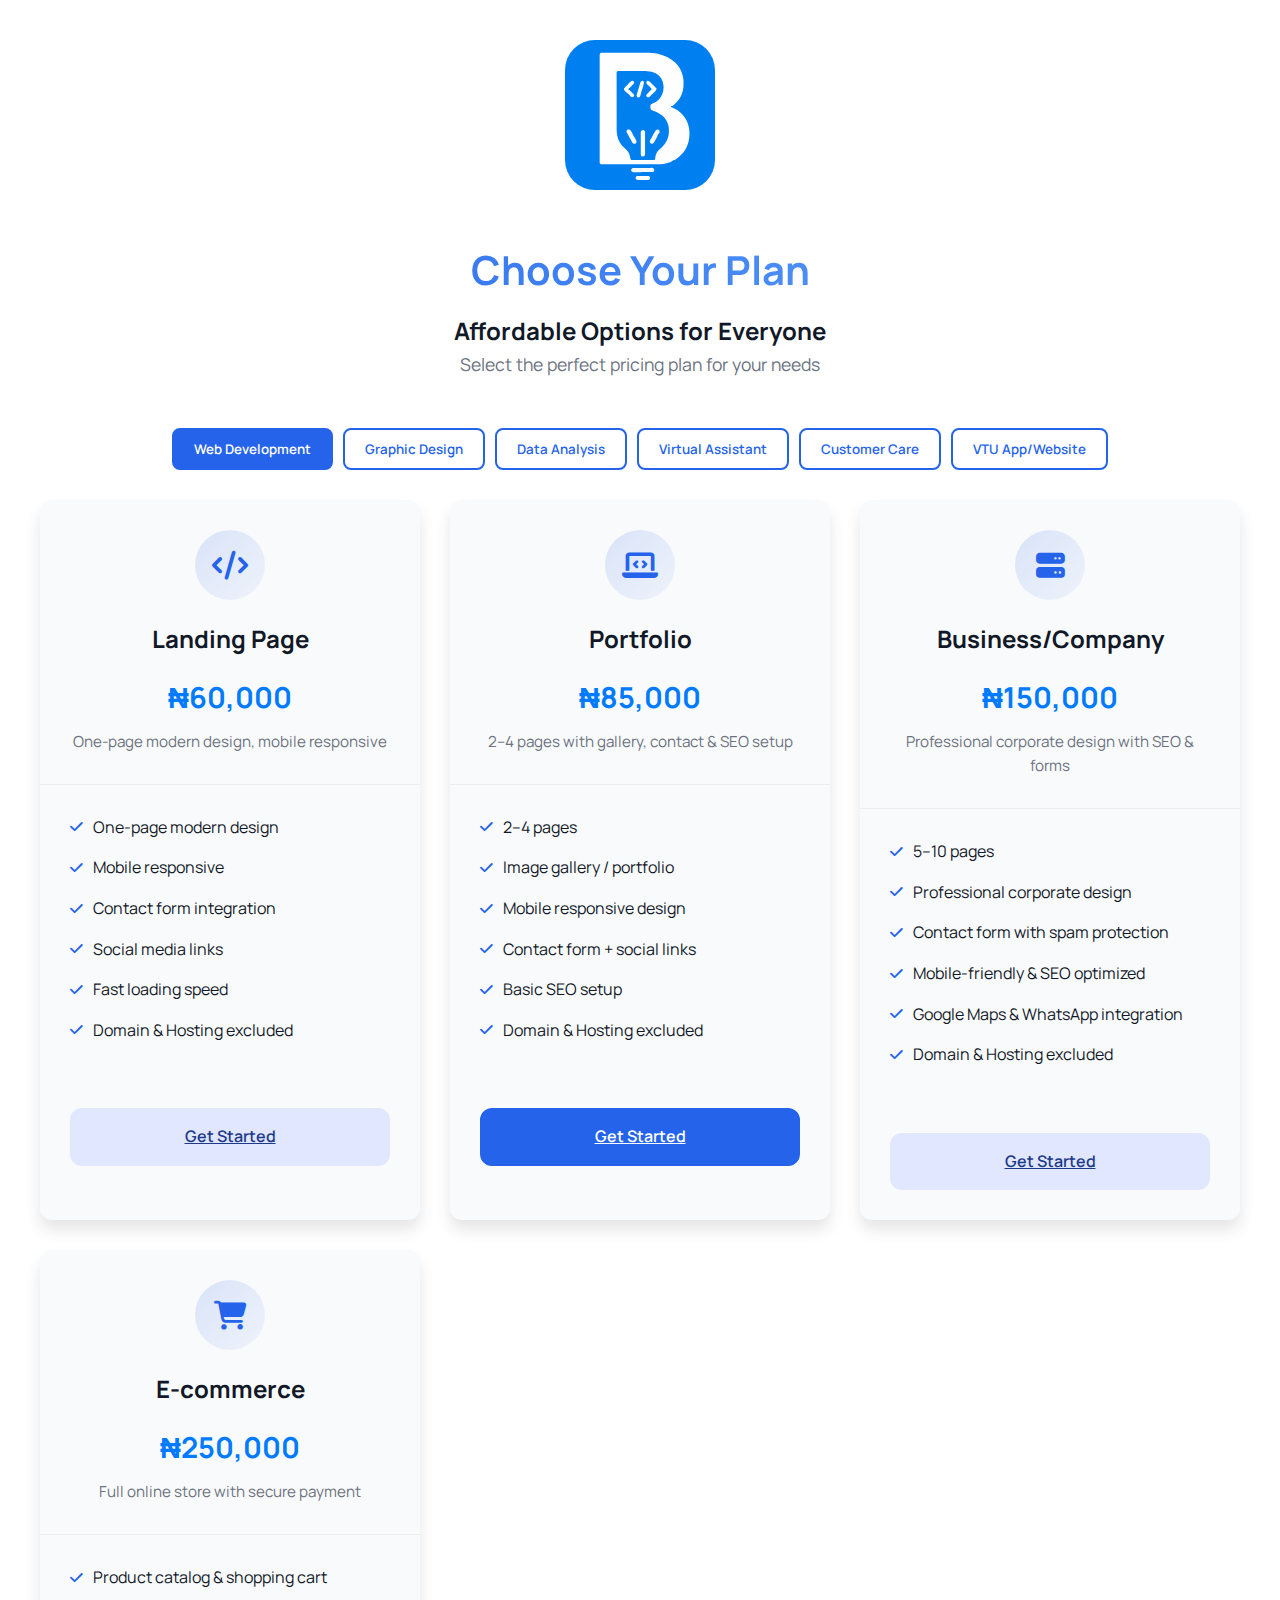
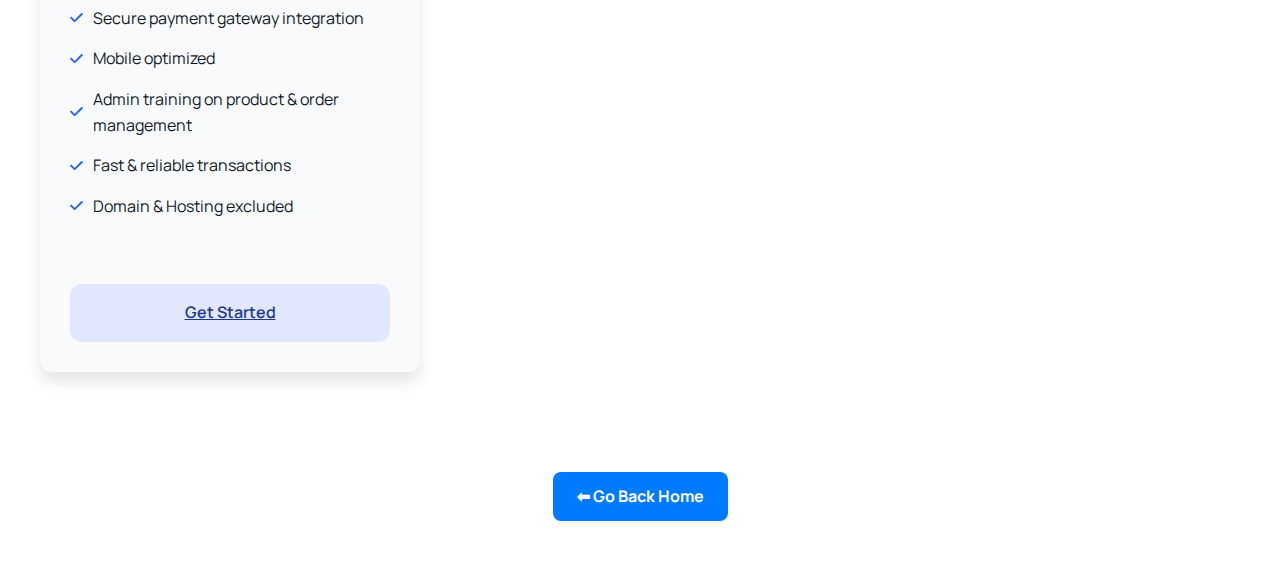
<file: pricing.html>
<!DOCTYPE html>
<html lang="en">
  <head>
    <meta charset="UTF-8" />
    <meta name="viewport" content="width=device-width, initial-scale=1.0" />

    <!-- Page Title -->
    <title>
      Brightsitedev Pricing Plans | Web Development, VTU, Graphic Design & More
    </title>

    <!-- Meta Description -->
    <meta
      name="description"
      content="Explore Brightsitedev pricing plans for web development, graphic design, VTU apps, data analysis, virtual assistants, and customer care. Choose the perfect plan for your business."
    />

    <!-- Canonical Tag -->
    <link rel="canonical" href="https://brightsitedev.tech/pricing.html" />

    <!-- Favicon -->
    <!-- Standard favicon -->

    <link rel="shortcut icon" href="logo-icon.ico" type="image/x-icon" />
    <link rel="icon" href="logo-icon.ico" type="image/x-icon" />

    <!-- Open Graph / Social Sharing -->
    <meta property="og:title" content="Brightsitedev Pricing Plans" />
    <meta
      property="og:description"
      content="Explore Brightsitedev pricing plans for web development, graphic design, VTU apps, data analysis, virtual assistants, and customer care."
    />
    <meta property="og:type" content="website" />
    <meta property="og:url" content="https://brightsitedev.tech/pricing.html" />
    <meta property="og:image" content="assets/images/media-logo.jpg" />

    <!-- Twitter Card -->
    <meta name="twitter:card" content="summary_large_image" />
    <meta name="twitter:title" content="Brightsitedev Pricing Plans" />
    <meta
      name="twitter:description"
      content="Explore Brightsitedev pricing plans for web development, graphic design, VTU apps, data analysis, virtual assistants, and customer care."
    />
    <meta name="twitter:image" content="assets/images/media-logo.jpg" />

    <!-- Structured Data (JSON-LD) for Organization -->
    <script type="application/ld+json">
      {
        "@context": "https://schema.org",
        "@type": "Organization",
        "name": "Brightsitedev",
        "url": "https://brightsitedev.tech",
        "logo": "https://brightsitedev.tech/assets/images/logo-icon.svg",
        "sameAs": [
          "https://www.linkedin.com/in/josephikhuoria",
          "https://www.facebook.com/eromosele.648113",
          "https://www.instagram.com/josephikhuoria1"
        ],
        "contactPoint": {
          "@type": "ContactPoint",
          "telephone": "+2349014129458",
          "contactType": "customer service",
          "availableLanguage": ["English"]
        }
      }
    </script>

    <!-- Google Fonts: Manrope -->
    <link
      href="https://fonts.googleapis.com/css2?family=Manrope:wght@400;600;700&display=swap"
      rel="stylesheet"
    />

    <!-- CSS -->
    <link rel="stylesheet" href="pricing-assets/style.css" />

    <!-- Font Awesome -->
    <link
      rel="stylesheet"
      href="https://cdnjs.cloudflare.com/ajax/libs/font-awesome/6.7.2/css/all.min.css"
      integrity="sha512-Evv84Mr4kqVGRNSgIGL/F/aIDqQb7xQ2vcrdIwxfjThSH8CSR7PBEakCr51Ck+w+/U6swU2Im1vVX0SVk9ABhg=="
      crossorigin="anonymous"
      referrerpolicy="no-referrer"
    />
    <script type="application/ld+json">
      {
        "@context": "https://schema.org",
        "@type": "Service",
        "provider": {
          "@type": "Organization",
          "name": "Brightsitedev",
          "url": "https://brightsitedev.tech"
        },
        "serviceType": "Web Development, Graphic Design, Data Analysis, Virtual Assistant, Customer Care, VTU App/Website",
        "hasOfferCatalog": {
          "@type": "OfferCatalog",
          "name": "Brightsitedev Pricing Plans",
          "itemListElement": [
            {
              "@type": "Offer",
              "name": "Landing Page",
              "description": "One-page modern design, mobile responsive",
              "price": "60000",
              "priceCurrency": "NGN",
              "url": "https://wa.me/2349014129458?text=Hello%20Brightsite,%20I%20am%20interested%20in%20the%20Landing%20Page%20Website%20plan%20for%20Web%20Development."
            },
            {
              "@type": "Offer",
              "name": "Portfolio",
              "description": "2–4 pages with gallery, contact & SEO setup",
              "price": "85000",
              "priceCurrency": "NGN",
              "url": "https://wa.me/2349014129458?text=Hello%20Brightsite,%20I%20am%20interested%20in%20the%20Portfolio%20Website%20plan%20for%20Web%20Development."
            },
            {
              "@type": "Offer",
              "name": "Business/Company",
              "description": "Professional corporate design with SEO & forms",
              "price": "150000",
              "priceCurrency": "NGN",
              "url": "https://wa.me/2349014129458?text=Hello%20Brightsite,%20I%20am%20interested%20in%20the%20Business/Company%20Website%20plan%20for%20Web%20Development."
            },
            {
              "@type": "Offer",
              "name": "E-commerce",
              "description": "Full online store with secure payment",
              "price": "250000",
              "priceCurrency": "NGN",
              "url": "https://wa.me/2349014129458?text=Hello%20Brightsite,%20I%20am%20interested%20in%20the%20E-commerce%20Website%20plan%20for%20Web%20Development."
            },
            {
              "@type": "Offer",
              "name": "Standard Graphic Design",
              "description": "Basic graphics for social media & brand, logo & banner design",
              "price": "25000",
              "priceCurrency": "NGN",
              "url": "https://wa.me/2349014129458?text=Hello%20Brightsite,%20I%20am%20interested%20in%20the%20Standard%20Graphic%20Design%20Package."
            },
            {
              "@type": "Offer",
              "name": "Premium Graphic Design",
              "description": "Complete branding & marketing design, full brand identity package",
              "price": "50000",
              "priceCurrency": "NGN",
              "url": "https://wa.me/2349014129458?text=Hello%20Brightsite,%20I%20am%20interested%20in%20the%20Premium%20Graphic%20Design%20Package."
            },
            {
              "@type": "Offer",
              "name": "Basic Data Analysis",
              "description": "Small dataset analysis, 5 reports, simple visualizations",
              "price": "30000",
              "priceCurrency": "NGN",
              "url": "https://wa.me/2349014129458?text=Hello%20Brightsite,%20I%20am%20interested%20in%20the%20Basic%20Data%20Analysis%20plan."
            },
            {
              "@type": "Offer",
              "name": "Standard Data Analysis",
              "description": "Professional analytics, predictive analytics & trend forecasting",
              "price": "55000",
              "priceCurrency": "NGN",
              "url": "https://wa.me/2349014129458?text=Hello%20Brightsite,%20I%20am%20interested%20in%20the%20Standard%20Data%20Analysis%20plan."
            },
            {
              "@type": "Offer",
              "name": "Basic Virtual Assistant",
              "description": "Small tasks handled, email management, calendar scheduling, 2 hours/day",
              "price": "30000",
              "priceCurrency": "NGN",
              "url": "https://wa.me/2349014129458?text=Hello%20Brightsite,%20I%20am%20interested%20in%20the%20Basic%20Virtual%20Assistant%20plan."
            },
            {
              "@type": "Offer",
              "name": "Standard Virtual Assistant",
              "description": "Professional assistant service, 4 hours/day, social media & client management",
              "price": "60000",
              "priceCurrency": "NGN",
              "url": "https://wa.me/2349014129458?text=Hello%20Brightsite,%20I%20am%20interested%20in%20the%20Standard%20Virtual%20Assistant%20plan."
            },
            {
              "@type": "Offer",
              "name": "Enterprise Virtual Assistant",
              "description": "Full virtual assistant service, 6 hours/day, advanced client & task management",
              "price": "85000",
              "priceCurrency": "NGN",
              "url": "https://wa.me/2349014129458?text=Hello%20Brightsite,%20I%20am%20interested%20in%20the%20Enterprise%20Virtual%20Assistant%20plan."
            },
            {
              "@type": "Offer",
              "name": "Basic Customer Care",
              "description": "Handling customer inquiries via email, up to 50 inquiries/month",
              "price": "30000",
              "priceCurrency": "NGN",
              "url": "https://wa.me/2349014129458?text=Hello%20Brightsite,%20I%20am%20interested%20in%20the%20Basic%20Customer%20Care%20plan."
            },
            {
              "@type": "Offer",
              "name": "Standard Customer Care",
              "description": "Professional support team, up to 150 inquiries/month, email + live chat",
              "price": "60000",
              "priceCurrency": "NGN",
              "url": "https://wa.me/2349014129458?text=Hello%20Brightsite,%20I%20am%20interested%20in%20the%20Standard%20Customer%20Care%20plan."
            },
            {
              "@type": "Offer",
              "name": "Enterprise Customer Care",
              "description": "Full customer care solution, unlimited inquiries, email + live chat + phone support",
              "price": "85000",
              "priceCurrency": "NGN",
              "url": "https://wa.me/2349014129458?text=Hello%20Brightsite,%20I%20am%20interested%20in%20the%20Enterprise%20Customer%20Care%20plan."
            },
            {
              "@type": "Offer",
              "name": "Basic VTU App/Website",
              "description": "Small VTU setup, fully functional VTU website, data & airtime integration",
              "price": "15000",
              "priceCurrency": "NGN",
              "url": "https://wa.me/2349014129458?text=Hello%20Brightsite,%20I%20am%20interested%20in%20the%20Basic%20VTU%20App%20plan."
            },
            {
              "@type": "Offer",
              "name": "Standard VTU App/Website",
              "description": "Professional VTU solution, website + custom Android app, push notifications",
              "price": "30000",
              "priceCurrency": "NGN",
              "url": "https://wa.me/2349014129458?text=Hello%20Brightsite,%20I%20am%20interested%20in%20the%20Standard%20VTU%20App%20plan."
            }
          ]
        }
      }
    </script>
  </head>

  <body>
    <div class="container">
      <header>
        <div class="logo-container">
          <a href="index.html">
            <img src="assets/images/logo-icon.svg" alt="Logo" class="logo" />
          </a>
        </div>
        <h1>Choose Your Plan</h1>
        <h2>Affordable Options for Everyone</h2>
        <p>Select the perfect pricing plan for your needs</p>
      </header>

      <!-- Service Buttons -->
      <div
        class="service-buttons"
        style="text-align: center; margin-bottom: 30px"
      >
        <button class="service-btn active" data-service="web-dev">
          Web Development
        </button>
        <button class="service-btn" data-service="graphic-design">
          Graphic Design
        </button>
        <button class="service-btn" data-service="data-analysis">
          Data Analysis
        </button>
        <button class="service-btn" data-service="virtual-assistant">
          Virtual Assistant
        </button>
        <button class="service-btn" data-service="customer-care">
          Customer Care
        </button>
        <button class="service-btn" data-service="vtu-app">
          VTU App/Website
        </button>
      </div>

      <div id="pricing-container">
        <!-- Web Development -->
        <div class="pricing-cards service" id="web-dev">
          <div class="card">
            <div class="card-header">
              <div class="plan-icon"><i class="fas fa-code"></i></div>
              <h3>Landing Page</h3>
              <div class="price">₦60,000</div>
              <p class="description">
                One-page modern design, mobile responsive
              </p>
            </div>
            <div class="card-body">
              <ul class="features">
                <li><i class="fas fa-check"></i> One-page modern design</li>
                <li><i class="fas fa-check"></i> Mobile responsive</li>
                <li><i class="fas fa-check"></i> Contact form integration</li>
                <li><i class="fas fa-check"></i> Social media links</li>
                <li><i class="fas fa-check"></i> Fast loading speed</li>
                <li><i class="fas fa-check"></i> Domain & Hosting excluded</li>
              </ul>
            </div>
            <div class="card-footer">
              <a
                href="https://wa.me/2349014129458?text=Hello%20Brightsite,%20I%20am%20interested%20in%20the%20Landing%20Page%20Website%20plan%20for%20Web%20Development."
                class="btn"
                target="_blank"
                >Get Started</a
              >
            </div>
          </div>

          <div class="card">
            <div class="card-header">
              <div class="plan-icon"><i class="fas fa-laptop-code"></i></div>
              <h3>Portfolio</h3>
              <div class="price">₦85,000</div>
              <p class="description">
                2–4 pages with gallery, contact & SEO setup
              </p>
            </div>
            <div class="card-body">
              <ul class="features">
                <li><i class="fas fa-check"></i> 2–4 pages</li>
                <li><i class="fas fa-check"></i> Image gallery / portfolio</li>
                <li><i class="fas fa-check"></i> Mobile responsive design</li>
                <li>
                  <i class="fas fa-check"></i> Contact form + social links
                </li>
                <li><i class="fas fa-check"></i> Basic SEO setup</li>
                <li><i class="fas fa-check"></i> Domain & Hosting excluded</li>
              </ul>
            </div>
            <div class="card-footer">
              <a
                href="https://wa.me/2349014129458?text=Hello%20Brightsite,%20I%20am%20interested%20in%20the%20Portfolio%20Website%20plan%20for%20Web%20Development."
                class="btn btn-accent"
                target="_blank"
                >Get Started</a
              >
            </div>
          </div>

          <div class="card">
            <div class="card-header">
              <div class="plan-icon"><i class="fas fa-server"></i></div>
              <h3>Business/Company</h3>
              <div class="price">₦150,000</div>
              <p class="description">
                Professional corporate design with SEO & forms
              </p>
            </div>
            <div class="card-body">
              <ul class="features">
                <li><i class="fas fa-check"></i> 5–10 pages</li>
                <li>
                  <i class="fas fa-check"></i> Professional corporate design
                </li>
                <li>
                  <i class="fas fa-check"></i> Contact form with spam protection
                </li>
                <li>
                  <i class="fas fa-check"></i> Mobile-friendly & SEO optimized
                </li>
                <li>
                  <i class="fas fa-check"></i> Google Maps & WhatsApp
                  integration
                </li>
                <li><i class="fas fa-check"></i> Domain & Hosting excluded</li>
              </ul>
            </div>
            <div class="card-footer">
              <a
                href="https://wa.me/2349014129458?text=Hello%20Brightsite,%20I%20am%20interested%20in%20the%20Business/Company%20Website%20plan%20for%20Web%20Development."
                class="btn"
                target="_blank"
                >Get Started</a
              >
            </div>
          </div>

          <div class="card">
            <div class="card-header">
              <div class="plan-icon"><i class="fas fa-shopping-cart"></i></div>
              <h3>E-commerce</h3>
              <div class="price">₦250,000</div>
              <p class="description">Full online store with secure payment</p>
            </div>
            <div class="card-body">
              <ul class="features">
                <li>
                  <i class="fas fa-check"></i> Product catalog & shopping cart
                </li>
                <li>
                  <i class="fas fa-check"></i> Secure payment gateway
                  integration
                </li>
                <li><i class="fas fa-check"></i> Mobile optimized</li>
                <li>
                  <i class="fas fa-check"></i> Admin training on product & order
                  management
                </li>
                <li>
                  <i class="fas fa-check"></i> Fast & reliable transactions
                </li>
                <li><i class="fas fa-check"></i> Domain & Hosting excluded</li>
              </ul>
            </div>
            <div class="card-footer">
              <a
                href="https://wa.me/2349014129458?text=Hello%20Brightsite,%20I%20am%20interested%20in%20the%20E-commerce%20Website%20plan%20for%20Web%20Development."
                class="btn"
                target="_blank"
                >Get Started</a
              >
            </div>
          </div>
        </div>

        <!-- Graphic Design -->
        <div
          class="pricing-cards service"
          id="graphic-design"
          style="display: none"
        >
          <div class="card">
            <div class="card-header">
              <div class="plan-icon"><i class="fas fa-paint-brush"></i></div>
              <h3>Standard</h3>
              <div class="price">₦25,000</div>
              <p class="description">Basic graphics for social media & brand</p>
            </div>
            <div class="card-body">
              <ul class="features">
                <li><i class="fas fa-check"></i> Logo & banner design</li>
                <li><i class="fas fa-check"></i> Social media posts</li>
                <li><i class="fas fa-check"></i> Basic branding</li>
                <li><i class="fas fa-check"></i> 3 Revisions</li>
                <li><i class="fas fa-check"></i> Quick delivery</li>
              </ul>
            </div>
            <div class="card-footer">
              <a
                href="https://wa.me/2349014129458?text=Hello%20Brightsite,%20I%20am%20interested%20in%20the%20Standard%20Graphic%20Design%20Package."
                class="btn"
                target="_blank"
                >Get Started</a
              >
            </div>
          </div>

          <div class="card popular">
            <div class="popular-badge">Most Popular</div>
            <div class="card-header">
              <div class="plan-icon"><i class="fas fa-object-group"></i></div>
              <h3>Premium</h3>
              <div class="price">₦50,000</div>
              <p class="description">Complete branding & marketing design</p>
            </div>
            <div class="card-body">
              <ul class="features">
                <li><i class="fas fa-check"></i> Everything in Standard</li>
                <li>
                  <i class="fas fa-check"></i> Full brand identity package
                </li>
                <li><i class="fas fa-check"></i> 5 revisions</li>
                <li><i class="fas fa-check"></i> Social media templates</li>
                <li>
                  <i class="fas fa-check"></i> Marketing materials (flyers,
                  posters, ads)
                </li>
              </ul>
            </div>
            <div class="card-footer">
              <a
                href="https://wa.me/2349014129458?text=Hello%20Brightsite,%20I%20am%20interested%20in%20the%20Premium%20Graphic%20Design%20Package."
                class="btn btn-accent"
                target="_blank"
                >Get Started</a
              >
            </div>
          </div>
        </div>

        <!-- Data Analysis -->
        <div
          class="pricing-cards service"
          id="data-analysis"
          style="display: none"
        >
          <div class="card">
            <div class="card-header">
              <div class="plan-icon"><i class="fas fa-chart-line"></i></div>
              <h3>Basic</h3>
              <div class="price">₦30,000</div>
              <p class="description">Small dataset analysis</p>
            </div>
            <div class="card-body">
              <ul class="features">
                <li><i class="fas fa-check"></i> 5 Reports</li>
                <li><i class="fas fa-check"></i> Data Cleaning</li>
                <li><i class="fas fa-check"></i> Basic Trend Analysis</li>
                <li><i class="fas fa-check"></i> Simple Visualizations</li>
              </ul>
            </div>
            <div class="card-footer">
              <a
                href="https://wa.me/2349014129458?text=Hello%20Brightsite,%20I%20am%20interested%20in%20the%20Basic%20Data%20Analysis%20plan."
                class="btn"
                target="_blank"
                >Get Started</a
              >
            </div>
          </div>

          <div class="card popular">
            <div class="popular-badge">Most Popular</div>
            <div class="card-header">
              <div class="plan-icon"><i class="fas fa-chart-pie"></i></div>
              <h3>Standard</h3>
              <div class="price">₦55,000</div>
              <p class="description">Professional analytics</p>
            </div>
            <div class="card-body">
              <ul class="features">
                <li><i class="fas fa-check"></i> Everything in Basic</li>
                <li>
                  <i class="fas fa-check"></i> Predictive analytics & trend
                  forecasting
                </li>
                <li>
                  <i class="fas fa-check"></i> Multi-source data integration
                  (website, app, sales)
                </li>
                <li>
                  <i class="fas fa-check"></i> Weekly reports & insights for
                  decision-making
                </li>
                <li><i class="fas fa-check"></i> Unlimited data records</li>
              </ul>
            </div>
            <div class="card-footer">
              <a
                href="https://wa.me/2349014129458?text=Hello%20Brightsite,%20I%20am%20interested%20in%20the%20Standard%20Data%20Analysis%20plan."
                class="btn btn-accent"
                target="_blank"
                >Get Started</a
              >
            </div>
          </div>

          <!-- on hold 

          <div class="card">
            <div class="card-header">
              <div class="plan-icon"><i class="fas fa-database"></i></div>
              <h3>Enterprise</h3>
              <div class="price">₦100,000</div>
              <p class="description">Advanced analytics & AI</p>
            </div>
            <div class="card-body">
              <ul class="features">
                <li><i class="fas fa-check"></i> Everything in Standard</li>
                <li>
                  <i class="fas fa-check"></i> AI & Machine Learning models
                </li>
                <li><i class="fas fa-check"></i> Custom dashboards & KPIs</li>
                <li>
                  <i class="fas fa-check"></i> Unlimited reporting & automation
                </li>
                <li>
                  <i class="fas fa-check"></i> Recommendations for growth &
                  optimization
                </li>
              </ul>
            </div>
            <div class="card-footer">
              <a
                href="https://wa.me/2349014129458?text=Hello%20Brightsite,%20I%20am%20interested%20in%20the%20Enterprise%20Data%20Analysis%20plan."
                class="btn"
                target="_blank"
                >Get Started</a
              >
            </div>
          </div> -->
        </div>

        <!-- Virtual Assistant -->
        <div
          class="pricing-cards service"
          id="virtual-assistant"
          style="display: none"
        >
          <div class="card">
            <div class="card-header">
              <div class="plan-icon"><i class="fas fa-user-clock"></i></div>
              <h3>Basic</h3>
              <div class="price">₦30,000</div>
              <p class="description">Monthly</p>
              <p class="description">Small tasks handled</p>
            </div>
            <div class="card-body">
              <ul class="features">
                <li>
                  <i class="fas fa-check"></i> Email management (filtering &
                  replies)
                </li>
                <li>
                  <i class="fas fa-check"></i> Calendar scheduling & reminders
                </li>
                <li>
                  <i class="fas fa-check"></i> Data entry (Excel, Google Sheets)
                </li>
                <li><i class="fas fa-check"></i> Simple research tasks</li>
                <li><i class="fas fa-check"></i> 2 hours per day (Mon–Fri)</li>
              </ul>
            </div>
            <div class="card-footer">
              <a
                href="https://wa.me/2349014129458?text=Hello%20Brightsite,%20I%20am%20interested%20in%20the%20Basic%20Virtual%20Assistant%20plan."
                class="btn"
                target="_blank"
                >Get Started</a
              >
            </div>
          </div>

          <div class="card popular">
            <div class="popular-badge">Most Popular</div>
            <div class="card-header">
              <div class="plan-icon"><i class="fas fa-users"></i></div>
              <h3>Standard</h3>
              <div class="price">₦60,000</div>
              <p class="description">Monthly</p>
              <p class="description">Professional assistant service</p>
            </div>
            <div class="card-body">
              <ul class="features">
                <li><i class="fas fa-check"></i> Everything in Basic</li>
                <li>
                  <i class="fas fa-check"></i> Social media posting & engagement
                </li>
                <li>
                  <i class="fas fa-check"></i> Customer follow-ups
                  (email/WhatsApp)
                </li>
                <li>
                  <i class="fas fa-check"></i> File organization (Google Drive)
                </li>
                <li>
                  <i class="fas fa-check"></i> Travel planning (flights, hotels,
                  etc.)
                </li>
                <li><i class="fas fa-check"></i> 4 hours per day (Mon–Fri)</li>
              </ul>
            </div>
            <div class="card-footer">
              <a
                href="https://wa.me/2349014129458?text=Hello%20Brightsite,%20I%20am%20interested%20in%20the%20Standard%20Virtual%20Assistant%20plan."
                class="btn btn-accent"
                target="_blank"
                >Get Started</a
              >
            </div>
          </div>

          <div class="card">
            <div class="card-header">
              <div class="plan-icon"><i class="fas fa-headset"></i></div>
              <h3>Enterprise</h3>
              <div class="price">₦85,000</div>
              <p class="description">Monthly</p>
              <p class="description">Full virtual assistant service</p>
            </div>
            <div class="card-body">
              <ul class="features">
                <li><i class="fas fa-check"></i> Everything in Standard</li>
                <li>
                  <i class="fas fa-check"></i> Customer support (live chat,
                  email, WhatsApp)
                </li>
                <li>
                  <i class="fas fa-check"></i> Report generation & analytics
                </li>
                <li>
                  <i class="fas fa-check"></i> Appointment booking with clients
                </li>
                <li>
                  <i class="fas fa-check"></i> Content formatting (Word,
                  PowerPoint, Canva)
                </li>
                <li><i class="fas fa-check"></i> 6 hours per day (Mon–Sat)</li>
              </ul>
            </div>
            <div class="card-footer">
              <a
                href="https://wa.me/2349014129458?text=Hello%20Brightsite,%20I%20am%20interested%20in%20the%20Enterprise%20Virtual%20Assistant%20plan."
                class="btn"
                target="_blank"
                >Get Started</a
              >
            </div>
          </div>
        </div>

        <!-- Customer Care -->
        <div
          class="pricing-cards service"
          id="customer-care"
          style="display: none"
        >
          <div class="card">
            <div class="card-header">
              <div class="plan-icon"><i class="fas fa-headset"></i></div>
              <h3>Basic</h3>
              <div class="price">₦30,000</div>
              <p class="description">Monthly</p>
              <p class="description">Basic Support</p>
            </div>
            <div class="card-body">
              <ul class="features">
                <li>
                  <i class="fas fa-check"></i> Handling of customer inquiries
                  via email only
                </li>
                <li>
                  <i class="fas fa-check"></i> Response time: within 24 hours
                </li>
                <li>
                  <i class="fas fa-check"></i> Up to 50 inquiries per month
                </li>
                <li><i class="fas fa-check"></i> Basic FAQ support</li>
              </ul>
            </div>
            <div class="card-footer">
              <a
                href="https://wa.me/2349014129458?text=Hello%20Brightsite,%20I%20am%20interested%20in%20the%20Basic%20Customer%20Care%20plan."
                class="btn"
                target="_blank"
                >Get Started</a
              >
            </div>
          </div>

          <div class="card popular">
            <div class="popular-badge">Most Popular</div>
            <div class="card-header">
              <div class="plan-icon"><i class="fas fa-users"></i></div>
              <h3>Standard</h3>
              <div class="price">₦60,000</div>
              <p class="description">Monthly</p>
              <p class="description">Professional support team</p>
            </div>
            <div class="card-body">
              <ul class="features">
                <li><i class="fas fa-check"></i> Everything in Basic</li>
                <li>
                  <i class="fas fa-check"></i> Handling of inquiries via email +
                  live chat
                </li>

                <li>
                  <i class="fas fa-check"></i> Response time: within 12 hours
                </li>
                <li>
                  <i class="fas fa-check"></i> Up to 150 inquiries per month
                </li>
                <li>
                  <i class="fas fa-check"></i> Escalation support for difficult
                  issues
                </li>
                <li>
                  <i class="fas fa-check"></i> Monthly report of customer issues
                </li>
              </ul>
            </div>
            <div class="card-footer">
              <a
                href="https://wa.me/2349014129458?text=Hello%20Brightsite,%20I%20am%20interested%20in%20the%20Standard%20Customer%20Care%20plan."
                class="btn btn-accent"
                target="_blank"
                >Get Started</a
              >
            </div>
          </div>

          <div class="card">
            <div class="card-header">
              <div class="plan-icon"><i class="fas fa-headset"></i></div>
              <h3>Enterprise</h3>
              <div class="price">₦85,000</div>
              <p class="description">Monthly</p>
              <p class="description">Full customer care solution</p>
            </div>
            <div class="card-body">
              <ul class="features">
                <li><i class="fas fa-check"></i> Everything in Standard</li>
                <li>
                  <i class="fas fa-check"></i> Handling of inquiries via email +
                  live chat + phone support
                </li>

                <li>
                  <i class="fas fa-check"></i> Response time: within 2–4 hours
                </li>
                <li>
                  <i class="fas fa-check"></i> Unlimited inquiries per month
                </li>
                <li>
                  <i class="fas fa-check"></i> Dedicated customer service agent
                </li>
                <li>
                  <i class="fas fa-check"></i> Customer feedback collection +
                  analysis
                </li>
                <li><i class="fas fa-check"></i> Weekly performance reports</li>
              </ul>
            </div>
            <div class="card-footer">
              <a
                href="https://wa.me/2349014129458?text=Hello%20Brightsite,%20I%20am%20interested%20in%20the%20Enterprise%20Customer%20Care%20plan."
                class="btn"
                target="_blank"
                >Get Started</a
              >
            </div>
          </div>
        </div>

        <!-- VTU App/Website -->
        <div class="pricing-cards service" id="vtu-app" style="display: none">
          <div class="card">
            <div class="card-header">
              <div class="plan-icon"><i class="fas fa-mobile-alt"></i></div>
              <h3>Basic (Website only)</h3>
              <div class="price">₦15,000</div>
              <p class="description">Small VTU setup</p>
            </div>
            <div class="card-body">
              <ul class="features">
                <li>
                  <i class="fas fa-check"></i> Fully functional VTU website
                </li>

                <li><i class="fas fa-check"></i> Data & airtime integration</li>
                <li>
                  <i class="fas fa-check"></i> Wallet system for customers
                </li>
                <li>
                  <i class="fas fa-check"></i> Admin dashboard for managing
                  sales
                </li>
                <li>
                  <i class="fas fa-check"></i> Fast and reliable transactions
                </li>
              </ul>
            </div>
            <div class="card-footer">
              <a
                href="https://wa.me/2349014129458?text=Hello%20Brightsite,%20I%20am%20interested%20in%20the%20Basic%20VTU%20App%20plan."
                class="btn"
                target="_blank"
                >Get Started</a
              >
            </div>
          </div>

          <div class="card popular">
            <div class="popular-badge">Most Popular</div>
            <div class="card-header">
              <div class="plan-icon"><i class="fas fa-server"></i></div>
              <h3>Standard (Website & App)</h3>
              <div class="price">₦30,000</div>
              <p class="description">Professional VTU solution</p>
            </div>
            <div class="card-body">
              <ul class="features">
                <li>
                  <i class="fas fa-check"></i> Everything in the VTU Website
                  Only plan
                </li>

                <li>
                  <i class="fas fa-check"></i> Custom Android App linked to the
                  website
                </li>
                <li>
                  <i class="fas fa-check"></i> Push notifications for customer
                  engagement
                </li>
                <li>
                  <i class="fas fa-check"></i> App branding with your business
                  name & logo
                </li>
                <li>
                  <i class="fas fa-check"></i> Increased trust and customer
                  loyalty
                </li>
              </ul>
            </div>
            <div class="card-footer">
              <a
                href="https://wa.me/2349014129458?text=Hello%20Brightsite,%20I%20am%20interested%20in%20the%20Standard%20VTU%20App%20plan."
                class="btn btn-accent"
                target="_blank"
                >Get Started</a
              >
            </div>
          </div>
        </div>
      </div>

      <!-- Back Home Button -->
      <div class="back-home-container">
        <a href="index.html" class="back-home">⬅ Go Back Home</a>
      </div>

      <script src="pricing-assets/script.js"></script>
    </div>

    <!-- Begin of Chaport Live Chat code -->
    <script type="text/javascript">
      (function (w, d, v3) {
        w.chaportConfig = { appId: "689e5f8d4c6e60cfe1404b38" };
        if (w.chaport) return;
        v3 = w.chaport = {};
        v3._q = [];
        v3._l = {};
        v3.q = function () {
          v3._q.push(arguments);
        };
        v3.on = function (e, fn) {
          if (!v3._l[e]) v3._l[e] = [];
          v3._l[e].push(fn);
        };
        var s = d.createElement("script");
        s.type = "text/javascript";
        s.async = true;
        s.src = "https://app.chaport.com/javascripts/insert.js";
        var ss = d.getElementsByTagName("script")[0];
        ss.parentNode.insertBefore(s, ss);
      })(window, document);
    </script>
    <!-- End of Chaport Live Chat code -->
  </body>
</html>
</file>
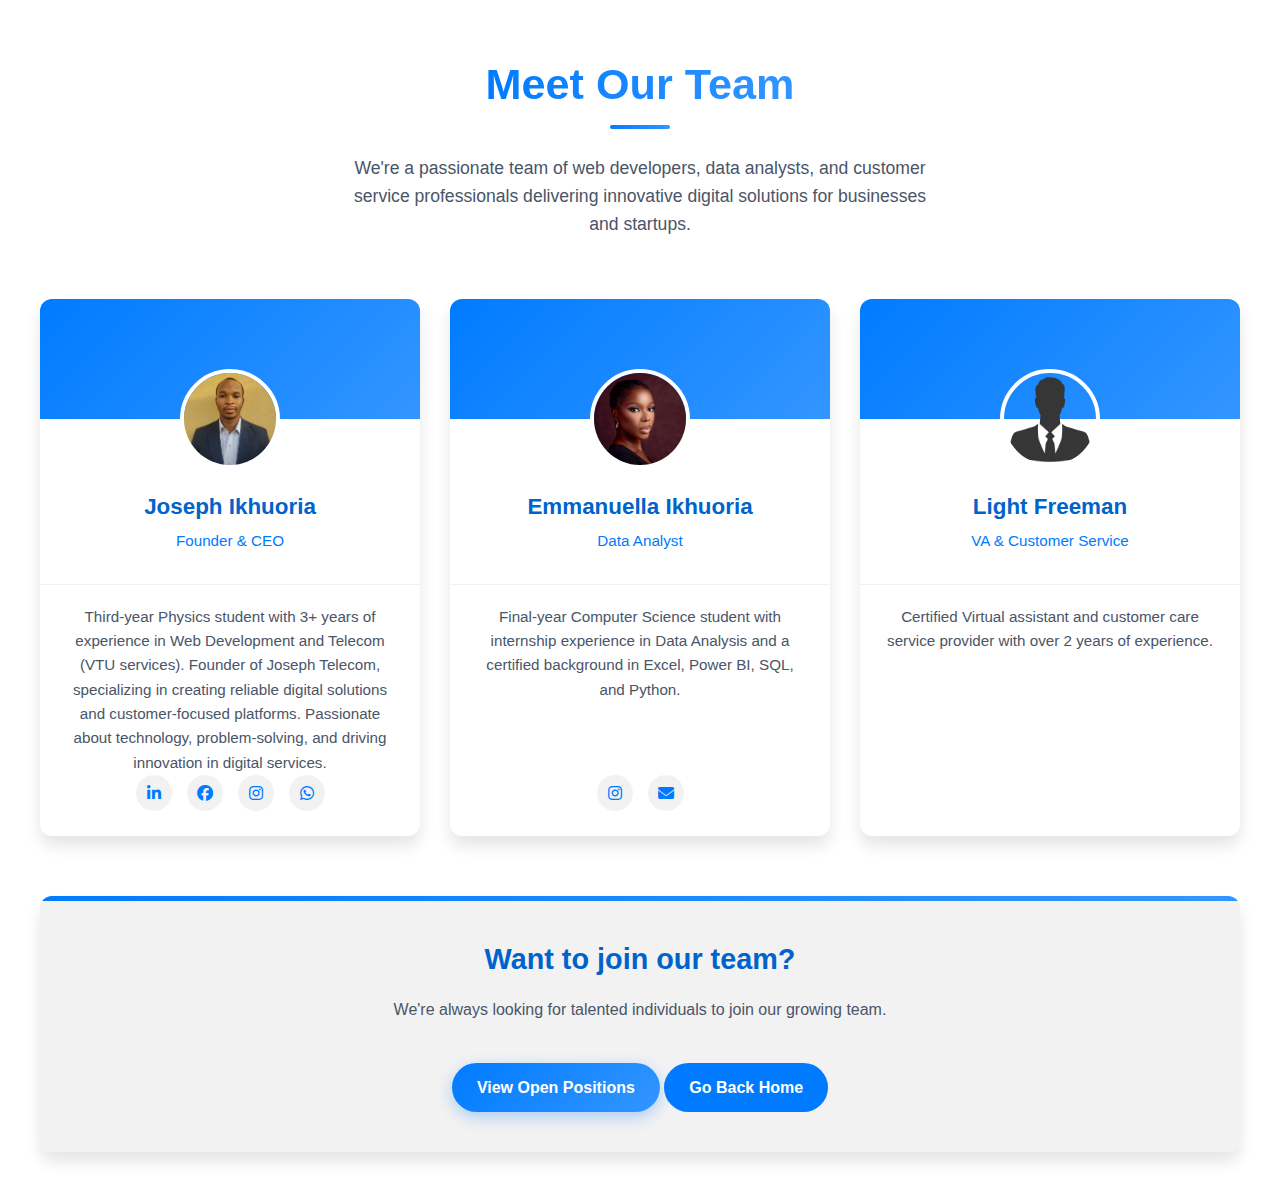
<file: team.html>
<!DOCTYPE html>
<html lang="en">
  <head>
    <meta charset="UTF-8" />
    <meta name="viewport" content="width=device-width, initial-scale=1.0" />

    <!-- Page Title -->
    <title>
      Meet the Brightsitedev Team | Creative Web Developers & Digital Experts
    </title>

    <!-- Meta Description -->
    <meta
      name="description"
      content="Meet the Brightsitedev team — a passionate group of web developers, data analysts, and customer service experts dedicated to delivering top-notch digital solutions."
    />

    <!-- Canonical Tag -->
    <link rel="canonical" href="https://brightsitedev.tech/team.html" />

    <!-- Favicon -->
    <link rel="icon" href="/favicon.ico" type="image/x-icon" />
    <link rel="icon" href="team-assets/logo-icon.svg" type="image/svg+xml" />

    <!-- Open Graph / Social Sharing -->
    <meta property="og:title" content="Meet the Brightsitedev Team" />
    <meta
      property="og:description"
      content="Discover the talented team behind Brightsitedev — delivering creative web development and digital solutions with expertise and passion."
    />
    <meta property="og:type" content="website" />
    <meta property="og:url" content="https://brightsitedev.tech/team.html" />
    <meta property="og:image" content="assets/images/media-logo.jpg" />

    <!-- Twitter Card -->
    <meta name="twitter:card" content="summary_large_image" />
    <meta name="twitter:title" content="Meet the Brightsitedev Team" />
    <meta
      name="twitter:description"
      content="Discover the talented team behind Brightsitedev — delivering creative web development and digital solutions with expertise and passion."
    />
    <meta name="twitter:image" content="assets/images/media-logo.jpg" />

    <!-- Structured Data (JSON-LD) for Organization and Team Members -->
    <script type="application/ld+json">
      {
        "@context": "https://schema.org",
        "@type": "Organization",
        "name": "Brightsitedev",
        "url": "https://brightsitedev.tech",
        "logo": "https://brightsitedev.tech/logo-icon.ico",
        "sameAs": [
          "https://www.linkedin.com/in/josephikhuoria",
          "https://www.facebook.com/eromosele.648113",
          "https://www.instagram.com/josephikhuoria1"
        ],
        "member": [
          {
            "@type": "Person",
            "name": "Joseph Ikhuoria",
            "jobTitle": "Founder & CEO",
            "image": "https://brightsitedev.tech/team-assets/img/joseph-ikhuoria.jpg",
            "sameAs": "https://www.linkedin.com/in/josephikhuoria"
          },
          {
            "@type": "Person",
            "name": "Emmanuella Ikhuoria",
            "jobTitle": "Data Analyst",
            "image": "https://brightsitedev.tech/team-assets/img/emmanuella-ikhuoria.jpg",
            "sameAs": "https://www.instagram.com/_ellaik"
          },
          {
            "@type": "Person",
            "name": "Light Freeman",
            "jobTitle": "VA & Customer Service",
            "image": "https://brightsitedev.tech/team-assets/img/male.png"
          }
        ]
      }
    </script>

    <!-- CSS -->
    <link rel="stylesheet" href="team-assets/style.css" />

    <!-- Font Awesome -->
    <link
      rel="stylesheet"
      href="https://cdnjs.cloudflare.com/ajax/libs/font-awesome/6.7.2/css/all.min.css"
      integrity="sha512-Evv84Mr4kqVGRNSgIGL/F/aIDqQb7xQ2vcrdIwxfjThSH8CSR7PBEakCr51Ck+w+/U6swU2Im1vVX0SVk9ABhg=="
      crossorigin="anonymous"
      referrerpolicy="no-referrer"
    />
  </head>

  <body>
    <div class="container">
      <header>
        <h1>Meet Our Team</h1>
        <p>
          We're a passionate team of web developers, data analysts, and customer
          service professionals delivering innovative digital solutions for
          businesses and startups.
        </p>
      </header>

      <div class="team-grid">
        <!-- TEAM MEMBER 1 -->
        <div class="team-card">
          <div class="card-top">
            <div class="profile-bg"></div>
            <div class="profile-img">
              <img
                src="team-assets/img/joseph-ikhuoria.jpg"
                alt="Joseph Ikhuoria – Founder & CEO at Brightsitedev"
              />
            </div>
            <h3>Joseph Ikhuoria</h3>
            <p class="role">Founder & CEO</p>
          </div>
          <div class="card-bottom">
            <p class="bio">
              Third-year Physics student with 3+ years of experience in Web
              Development and Telecom (VTU services). Founder of Joseph Telecom,
              specializing in creating reliable digital solutions and
              customer-focused platforms. Passionate about technology,
              problem-solving, and driving innovation in digital services.
            </p>
            <div class="social-links">
              <a
                href="https://www.linkedin.com/in/josephikhuoria"
                class="social-icon"
                ><i class="fab fa-linkedin-in"></i
              ></a>
              <a
                href="https://facebook.com/eromosele.648113"
                class="social-icon"
                ><i class="fab fa-facebook"></i
              ></a>
              <a
                href="https://www.instagram.com/josephikhuoria1"
                class="social-icon"
                ><i class="fab fa-instagram"></i
              ></a>
              <a
                href="https://wa.me/2349014129458?text=Hello%20Joseph"
                class="social-icon"
                ><i class="fab fa-whatsapp"></i
              ></a>
            </div>
          </div>
        </div>

        <!-- TEAM MEMBER 2 -->
        <div class="team-card">
          <div class="card-top">
            <div class="profile-bg"></div>
            <div class="profile-img">
              <img
                src="team-assets/img/emmanuella-ikhuoria.jpg"
                alt="Emmanuella Ikhuoria – Data Analyst at Brightsitedev"
              />
            </div>
            <h3>Emmanuella Ikhuoria</h3>
            <p class="role">Data Analyst</p>
          </div>
          <div class="card-bottom">
            <p class="bio">
              Final-year Computer Science student with internship experience in
              Data Analysis and a certified background in Excel, Power BI, SQL,
              and Python.
            </p>
            <div class="social-links">
              <a href="https://www.instagram.com/_ellaik" class="social-icon"
                ><i class="fab fa-instagram"></i
              ></a>
              <a
                href="mailto:ikhuoriaemmanuella1@gmail.com"
                class="social-icon"
              >
                <i class="fas fa-envelope"></i>
              </a>
            </div>
          </div>
        </div>

        <!-- TEAM MEMBER 3 -->
        <div class="team-card">
          <div class="card-top">
            <div class="profile-bg"></div>
            <div class="profile-img">
              <img
                src="team-assets/img/male.png"
                alt="Light Freeman – VA & Customer Service at Brightsitedev"
              />
            </div>
            <h3>Light Freeman</h3>
            <p class="role">VA & Customer Service</p>
          </div>
          <div class="card-bottom">
            <p class="bio">
              Certified Virtual assistant and customer care service provider
              with over 2 years of experience.
            </p>
            <!-- 
            <div class="social-links">
              <a href="#" class="social-icon"
                ><i class="fab fa-linkedin-in"></i
              ></a>
              <a href="#" class="social-icon"><i class="fab fa-github"></i></a>
              <a href="#" class="social-icon"
                ><i class="fab fa-stack-overflow"></i
              ></a>
            </div>   -->
          </div>
        </div>

        <!-- TEAM MEMBER 4 
        <div class="team-card">
          <div class="card-top">
            <div class="profile-bg"></div>
            <div class="profile-img">
              <img src="team/male.png" alt="Team Member" />
            </div>
            <h3>Emily Wilson</h3>
            <p class="role">Marketing Specialist</p>
          </div>
          <div class="card-bottom">
            <p class="bio">
              Digital marketing expert with a knack for creating compelling
              content and growth strategies.
            </p>
            <div class="social-links">
              <a href="#" class="social-icon"
                ><i class="fab fa-linkedin-in"></i
              ></a>
              <a href="#" class="social-icon"><i class="fab fa-twitter"></i></a>
              <a href="#" class="social-icon"
                ><i class="fab fa-instagram"></i
              ></a>
            </div>
          </div>
        </div>  -->
        <!-- TEAM MEMBER 5
        <div class="team-card">
          <div class="card-top">
            <div class="profile-bg"></div>
            <div class="profile-img">
              <img src="team/male.png" alt="Team Member" />
            </div>
            <h3>Michael Torres</h3>
            <p class="role">Product Manager</p>
          </div>
          <div class="card-bottom">
            <p class="bio">
              Strategic thinker focused on bringing innovative products to
              market that solve real problems.
            </p>
            <div class="social-links">
              <a href="#" class="social-icon"
                ><i class="fab fa-linkedin-in"></i
              ></a>
              <a href="#" class="social-icon"><i class="fab fa-twitter"></i></a>
              <a href="#" class="social-icon"><i class="fab fa-medium"></i></a>
            </div>
          </div>
        </div>    -->

        <!-- TEAM MEMBER 6 
        <div class="team-card">
          <div class="card-top">
            <div class="profile-bg"></div>
            <div class="profile-img">
              <img src="team/male.png" alt="Team Member" />
            </div>
            <h3>Jennifer Lee</h3>
            <p class="role">Customer Success</p>
          </div>
          <div class="card-bottom">
            <p class="bio">
              Dedicated to ensuring our clients achieve their goals through
              excellent support and guidance.
            </p>
            <div class="social-links">
              <a href="#" class="social-icon"
                ><i class="fab fa-linkedin-in"></i
              ></a>
              <a href="#" class="social-icon"><i class="fab fa-twitter"></i></a>
              <a href="#" class="social-icon"
                ><i class="fas fa-envelope"></i
              ></a>
            </div>
          </div>
        </div>     -->
      </div>

      <div class="team-cta">
        <h2>Want to join our team?</h2>
        <p>
          We're always looking for talented individuals to join our growing
          team.
        </p>
        <a
          href="https://forms.gle/eqRJ2PsAxzz4Gx6x8"
          class="cta-button"
          target="_blank"
          rel="noopener noreferrer"
        >
          View Open Positions
        </a>

        <a href="index.html" class="back-home">Go Back Home</a>
      </div>
    </div>
    <!-- Begin of Chaport Live Chat code -->
    <script type="text/javascript">
      (function (w, d, v3) {
        w.chaportConfig = { appId: "689e5f8d4c6e60cfe1404b38" };
        if (w.chaport) return;
        v3 = w.chaport = {};
        v3._q = [];
        v3._l = {};
        v3.q = function () {
          v3._q.push(arguments);
        };
        v3.on = function (e, fn) {
          if (!v3._l[e]) v3._l[e] = [];
          v3._l[e].push(fn);
        };
        var s = d.createElement("script");
        s.type = "text/javascript";
        s.async = true;
        s.src = "https://app.chaport.com/javascripts/insert.js";
        var ss = d.getElementsByTagName("script")[0];
        ss.parentNode.insertBefore(s, ss);
      })(window, document);
    </script>
    <!-- End of Chaport Live Chat code -->
  </body>
</html>
</file>
<file: pricing/pricing-assets/style.css>
@import url("https://fonts.googleapis.com/css2?family=Inter:wght@400;600;700&display=swap");

* {
  margin: 0;
  padding: 0;
  box-sizing: border-box;
  font-family: var(--ff-manrope);
}

/* BrightSiteDev Theme Variables */
:root {
  --primary-color: #2563eb; /* Bright blue */
  --primary-dark: #1e3a8a; /* Navy blue */
  --primary-light: #60a5fa; /* Light blue */
  --bg-light: #ffffff;
  --text-dark: #111827;
  --text-gray: #6b7280;
  --card-bg: #f9fafb;
  --card-hover: #f3f4f6;
  --border-radius: 12px;
  --shadow-sm: 0 4px 6px rgba(0, 0, 0, 0.05);
  --shadow-md: 0 10px 15px rgba(0, 0, 0, 0.1);
  --shadow-lg: 0 20px 25px rgba(0, 0, 0, 0.15);
  --ff-manrope: "Manrope", sans-serif;
}

body {
  background-color: var(--bg-light);
  color: var(--text-dark);
  min-height: 100vh;
  display: flex;
  justify-content: center;
  align-items: center;
  padding: 40px 15px;
  line-height: 1.6;
}

.container {
  width: 100%;
  max-width: 1200px;
  margin: 0 auto;
}

header {
  text-align: center;
  margin-bottom: 50px;
}

header h1 {
  font-size: 2.5rem;
  margin-bottom: 10px;
  background: linear-gradient(
    to right,
    var(--primary-color),
    var(--primary-light)
  );
  -webkit-background-clip: text;
  background-clip: text;
  color: transparent;
}

header p {
  color: var(--text-gray);
  font-size: 1.1rem;
  max-width: 600px;
  margin: 0 auto;
}

/* Pricing Cards */
.pricing-cards {
  display: grid;
  grid-template-columns: repeat(auto-fit, minmax(280px, 1fr));
  gap: 30px;
  margin-bottom: 60px;
}

.card {
  background-color: var(--card-bg);
  border-radius: var(--border-radius);
  overflow: hidden;
  position: relative;
  box-shadow: var(--shadow-md);
  transition: all 0.3s ease;
  height: 100%;
}

.card:hover {
  transform: translateY(-10px);
  box-shadow: var(--shadow-lg);
  background-color: var(--card-hover);
}

.card-header {
  padding: 30px;
  text-align: center;
  border-bottom: 1px solid rgba(0, 0, 0, 0.05);
}

.plan-icon {
  width: 70px;
  height: 70px;
  background: linear-gradient(
    135deg,
    rgba(37, 99, 235, 0.15),
    rgba(37, 99, 235, 0.05)
  );
  border-radius: 50%;
  display: flex;
  align-items: center;
  justify-content: center;
  margin: 0 auto 20px;
}

.plan-icon i {
  font-size: 1.8rem;
  color: var(--primary-color);
}

h3 {
  font-size: 1.5rem;
  margin-bottom: 15px;
}

.price {
  margin-bottom: 15px;
}

.currency {
  font-size: 1.5rem;
  margin-right: 2px;
  color: var(--primary-color);
  vertical-align: top;
}

.amount {
  font-size: 3.5rem;
  font-weight: 700;
  line-height: 1;
  color: var(--primary-color);
}

.period {
  font-size: 1rem;
  color: var(--text-gray);
}

.description {
  font-size: 0.95rem;
  color: var(--text-gray);
}

.card-body {
  padding: 30px;
  flex-grow: 1;
}

.features {
  list-style: none;
}

.features li {
  margin-bottom: 15px;
  display: flex;
  align-items: center;
}

.features li i {
  margin-right: 10px;
  font-size: 0.9rem;
}

.features li i.fa-check {
  color: var(--primary-color);
}

.features li i.fa-times {
  color: #ef4444;
}

.features li.disabled {
  opacity: 0.6;
  color: var(--text-gray);
}

.card-footer {
  padding: 20px 30px 30px;
}

.btn {
  display: block;
  width: 100%;
  padding: 14px;
  font-size: 1rem;
  font-weight: 600;
  text-align: center;
  color: var(--primary-dark);
  background-color: #e0e7ff;
  border: 2px solid transparent;
  border-radius: var(--border-radius);
  cursor: pointer;
  transition: all 0.3s ease;
}

.btn:hover {
  background-color: var(--primary-light);
  color: #fff;
}

.btn-accent {
  background-color: var(--primary-color);
  border-color: var(--primary-color);
  color: #fff;
}

.btn-accent:hover {
  background-color: var(--primary-dark);
  border-color: var(--primary-dark);
}

.popular {
  transform: scale(1.05);
  border: 2px solid var(--primary-color);
  z-index: 2;
}

.popular:hover {
  transform: translateY(-10px) scale(1.05);
}

.popular-badge {
  position: absolute;
  top: 15px;
  right: 15px;
  background-color: var(--primary-color);
  color: #fff;
  font-size: 0.8rem;
  font-weight: 600;
  padding: 5px 12px;
  border-radius: 20px;
  z-index: 3;
}

/* Testimonial */
.testimonial {
  margin-top: 60px;
  display: flex;
  justify-content: center;
}

.quote {
  max-width: 700px;
  background-color: var(--card-bg);
  border-radius: var(--border-radius);
  padding: 40px;
  position: relative;
  box-shadow: var(--shadow-md);
}

.quote i {
  color: var(--primary-color);
  font-size: 2rem;
  opacity: 0.2;
  position: absolute;
  top: 20px;
  left: 20px;
}

.quote p {
  font-size: 1.1rem;
  margin-bottom: 20px;
  line-height: 1.7;
  padding-left: 15px;
  color: var(--text-dark);
}

.author {
  display: flex;
  align-items: center;
}

.avatar {
  width: 50px;
  height: 50px;
  border-radius: 50%;
  overflow: hidden;
  margin-right: 15px;
  border: 2px solid var(--primary-color);
}

.avatar img {
  width: 100%;
  height: 100%;
  object-fit: cover;
}

.info h4 {
  font-size: 1.1rem;
  margin-bottom: 3px;
}

.info p {
  margin: 0;
  font-size: 0.9rem;
  color: var(--primary-color);
}

/* Responsive Fix */
@media (max-width: 768px) {
  header h1 {
    font-size: 2rem;
  }

  .pricing-cards {
    grid-template-columns: 1fr;
    margin: 0 auto 40px;
  }

  .card,
  .popular {
    transform: none;
  }
  .card:hover,
  .popular:hover {
    transform: translateY(-5px);
  }

  .quote {
    padding: 25px;
  }
}
/* Service Buttons Styling */
.service-buttons {
  display: flex;
  flex-wrap: wrap;
  justify-content: center;
  gap: 10px;
  margin-bottom: 40px;
}

.service-btn {
  padding: 10px 20px;
  border: 2px solid var(--primary-color);
  background-color: #fff;
  color: var(--primary-color);
  border-radius: 8px;
  cursor: pointer;
  font-weight: 600;
  transition: 0.3s;
}

.service-btn:hover {
  background-color: var(--primary-color);
  color: #fff;
}

.service-btn.active {
  background-color: var(--primary-color);
  color: #fff;
}
/* Back to Home Button */
.back-home {
  text-align: center;
  margin-top: 40px;
}

.back-btn {
  display: inline-block;
  padding: 12px 25px;
  background-color: var(--primary-light);
  color: #fff;
  font-weight: 600;
  border-radius: 10px;
  border: 2px solid transparent;
  transition: all 0.3s ease;
  text-decoration: none;
}

.back-btn:hover {
  background-color: var(--primary-dark);
  border-color: var(--primary-dark);
}
/* Logo Section */
.logo-container {
  text-align: center;
  margin-bottom: 40px;
}

.logo {
  width: 150px; /* default size */
  height: auto;
  border-radius: 20%;
  object-fit: contain;
  transition: all 0.3s ease;
}

/* Added price styling */
.price {
  font-size: 1.8rem;
  font-weight: bold;
  color: #007bff;
  margin: 10px 0;
}

/* Back home button */
.back-home {
  display: inline-block;
  margin: 40px auto 20px auto;
  text-align: center;
  background: #007bff; /* Bright blue */
  color: white;
  padding: 12px 24px;
  border-radius: 8px;
  font-weight: bold;
  text-decoration: none;
  transition: background 0.3s ease;
}

.back-home:hover {
  background: #0056b3; /* Darker blue on hover */
}

/* Center back home button */
.back-home-container {
  text-align: center;
}
/* Back home button */
.back-home {
  display: inline-block;
  margin: 40px auto 20px auto;
  text-align: center;
  background: #007bff; /* Bright blue */
  color: white;
  padding: 12px 24px;
  border-radius: 8px;
  font-weight: bold;
  text-decoration: none;
  transition: background 0.3s ease;
}

.back-home:hover {
  background: #0056b3; /* Darker blue on hover */
}

/* Center back home button */
.back-home-container {
  text-align: center;
}

/* Responsive adjustments */
@media (max-width: 768px) {
  .logo {
    width: 120px; /* smaller on mobile */
  }
}
</file>
<file: team/team-assets/style.css>
* {
  padding: 0;
  margin: 0;
  box-sizing: border-box;
  font-family: sans-serif;
}

:root {
  --primary-color: hsla(211, 100%, 50%, 1); /* Brightsite Blue */
  --primary-dark: hsla(211, 100%, 40%, 1);
  --primary-light: hsla(211, 100%, 60%, 1);
  --primary-gradient: linear-gradient(
    135deg,
    var(--primary-color),
    var(--primary-light)
  );
  --bg-dark: #ffffff; /* white background for clean look */
  --text-light: #ffffff;
  --text-dark: #1a1a1a;
  --text-gray: #4a5568;
  --card-bg: #ffffff;
  --card-hover: #f0f4ff;
  --border-radius: 12px;
  --shadow-sm: 0 4px 6px rgba(0, 0, 0, 0.1);
  --shadow-md: 0 10px 15px rgba(0, 0, 0, 0.1);
  --shadow-lg: 0 20px 25px rgba(0, 0, 0, 0.15);
  --border-light: rgba(0, 0, 0, 0.05);
  --bg-overlay: rgba(0, 0, 0, 0.05);
  --shadow-color-primary: rgba(0, 119, 255, 0.3);
  --shadow-color-primary-hover: rgba(0, 119, 255, 0.4);
}

body {
  background-color: var(--bg-dark);
  color: var(--text-dark);
  min-height: 100vh;
  display: flex;
  justify-content: center;
  align-items: center;
  padding: 50px 15px;
  line-height: 1.6;
  font-family: "Poppins", sans-serif;
}

.container {
  width: 100%;
  max-width: 1200px;
  margin: 0 auto;
}

header {
  text-align: center;
  margin-bottom: 60px;
}

header h1 {
  font-size: 2.7rem;
  margin-bottom: 15px;
  background: linear-gradient(
    to right,
    var(--primary-color),
    var(--primary-light)
  );
  background-clip: text;
  -webkit-background-clip: text;
  color: transparent;
  display: inline-block;
  position: relative;
}

header h1::after {
  content: "";
  position: absolute;
  width: 60px;
  height: 4px;
  background: var(--primary-gradient);
  bottom: -10px;
  left: 50%;
  transform: translateX(-50%);
  border-radius: 2px;
}

header p {
  color: var(--text-gray);
  font-size: 1.1rem;
  max-width: 600px;
  margin: 0 auto;
  margin-top: 20px;
}

.team-grid {
  display: grid;
  grid-template-columns: repeat(auto-fill, minmax(280px, 1fr));
  gap: 30px;
  margin-bottom: 60px;
}

.team-card {
  background-color: var(--card-bg);
  border-radius: var(--border-radius);
  overflow: hidden;
  transition: all 0.3s ease;
  box-shadow: var(--shadow-md);
  height: 100%;
  display: flex;
  flex-direction: column;
}

.team-card:hover {
  transform: translateY(-8px);
  box-shadow: var(--shadow-lg);
}

.team-card:hover .profile-bg {
  transform: scale(1.1);
}

.card-top {
  position: relative;
  padding-top: 70px;
  padding-bottom: 30px;
  text-align: center;
  z-index: 1;
}

.profile-bg {
  position: absolute;
  top: 0;
  left: 0;
  right: 0;
  height: 120px;
  background: var(--primary-gradient);
  z-index: -1;
  transition: transform 0.4s ease;
}

.profile-img {
  width: 100px;
  height: 100px;
  border-radius: 50%;
  overflow: hidden;
  margin: 0 auto 20px;
  border: 4px solid var(--card-bg);
  position: relative;
}

.profile-img img {
  width: 100%;
  height: 100%;
  object-fit: cover;
  transition: transform 0.3s ease;
}

.team-card:hover .profile-img img {
  transform: scale(1.1);
}

.card-top h3 {
  font-size: 1.4rem;
  margin-bottom: 5px;
  font-weight: 600;
  color: var(--primary-dark);
}

.role {
  color: var(--primary-color);
  font-size: 0.95rem;
  font-weight: 500;
}

.card-bottom {
  padding: 20px 25px 25px;
  flex-grow: 1;
  display: flex;
  flex-direction: column;
  justify-content: space-between;
  border-top: 1px solid var(--border-light);
}

.bio {
  color: var(--text-gray);
  font-size: 0.95rem;
  margin-bottom: 25px;
  flex-grow: 1;
  line-height: 1.6;

  text-align: center;
  max-width: 700px; /* optional: keeps it neat */
  margin: 0 auto; /* optional: centers the block itself */
}

.social-links {
  display: flex;
  gap: 15px;
  justify-content: center;
}

.social-icon {
  display: flex;
  justify-content: center;
  align-items: center;
  width: 36px;
  height: 36px;
  border-radius: 50%;
  text-decoration: none;
  background-color: var(--bg-overlay);
  color: var(--primary-color);
  transition: all 0.3s ease;
}

.social-icon:hover {
  background-color: var(--primary-color);
  color: var(--text-light);
  transform: translateY(-3px);
}

.team-cta {
  text-align: center;
  margin-top: 30px;
  padding: 40px;
  background-color: var(--bg-overlay);
  border-radius: var(--border-radius);
  position: relative;
  overflow: hidden;
  box-shadow: var(--shadow-md);
}

.team-cta::before {
  content: "";
  position: absolute;
  top: 0;
  left: 0;
  background: var(--primary-gradient);
  width: 100%;
  height: 5px;
}

.team-cta h2 {
  font-size: 1.8rem;
  margin-bottom: 15px;
  color: var(--primary-dark);
}

.team-cta p {
  color: var(--text-gray);
  max-width: 500px;
  margin: 0 auto 25px;
}

.cta-button {
  display: inline-block;
  padding: 12px 25px;
  background: var(--primary-gradient);
  text-decoration: none;
  color: var(--text-light);
  font-weight: 600;
  font-size: 1rem;
  border-radius: 30px;
  transition: all 0.3s ease-in-out;
  box-shadow: 0 5px 15px var(--shadow-color-primary);
}

.cta-button:hover {
  transform: translateY(-3px);
  box-shadow: 0 8px 20px var(--shadow-color-primary-hover);
}

.back-home {
  display: inline-block;
  margin: 15px 0 0 0;
  padding: 12px 25px;
  background-color: hsla(211, 100%, 50%, 1);
  color: #ffffff;
  text-decoration: none;
  font-weight: 600;
  border-radius: 30px;
  transition: background 0.3s ease, transform 0.3s ease;
}

.back-home:hover {
  background-color: hsla(211, 100%, 40%, 1);
  transform: translateY(-3px);
}

@media (max-width: 768px) {
  header {
    margin-bottom: 40px;
  }

  header h1 {
    font-size: 2.2rem;
  }

  .team-grid {
    gap: 20px;
  }

  .team-cta {
    padding: 30px 20px;
  }

  .team-cta h2 {
    font-size: 1.5rem;
  }
}

@media (max-width: 480px) {
  body {
    padding: 30px 15px;
  }

  header h1 {
    font-size: 1.9rem;
  }

  .profile-img {
    width: 90px;
    height: 90px;
  }

  .card-top h3 {
    font-size: 1.3rem;
  }

  .team-cta {
    padding: 25px 15px;
  }
}
</file>
<file: pricing-assets/style.css>
@import url("https://fonts.googleapis.com/css2?family=Inter:wght@400;600;700&display=swap");

* {
  margin: 0;
  padding: 0;
  box-sizing: border-box;
  font-family: var(--ff-manrope);
}

/* BrightSiteDev Theme Variables */
:root {
  --primary-color: #2563eb; /* Bright blue */
  --primary-dark: #1e3a8a; /* Navy blue */
  --primary-light: #60a5fa; /* Light blue */
  --bg-light: #ffffff;
  --text-dark: #111827;
  --text-gray: #6b7280;
  --card-bg: #f9fafb;
  --card-hover: #f3f4f6;
  --border-radius: 12px;
  --shadow-sm: 0 4px 6px rgba(0, 0, 0, 0.05);
  --shadow-md: 0 10px 15px rgba(0, 0, 0, 0.1);
  --shadow-lg: 0 20px 25px rgba(0, 0, 0, 0.15);
  --ff-manrope: "Manrope", sans-serif;
}

body {
  background-color: var(--bg-light);
  color: var(--text-dark);
  min-height: 100vh;
  display: flex;
  justify-content: center;
  align-items: center;
  padding: 40px 15px;
  line-height: 1.6;
}

.container {
  width: 100%;
  max-width: 1200px;
  margin: 0 auto;
}

header {
  text-align: center;
  margin-bottom: 50px;
}

header h1 {
  font-size: 2.5rem;
  margin-bottom: 10px;
  background: linear-gradient(
    to right,
    var(--primary-color),
    var(--primary-light)
  );
  -webkit-background-clip: text;
  background-clip: text;
  color: transparent;
}

header p {
  color: var(--text-gray);
  font-size: 1.1rem;
  max-width: 600px;
  margin: 0 auto;
}

/* Pricing Cards */
.pricing-cards {
  display: grid;
  grid-template-columns: repeat(auto-fit, minmax(280px, 1fr));
  gap: 30px;
  margin-bottom: 60px;
}

.card {
  background-color: var(--card-bg);
  border-radius: var(--border-radius);
  overflow: hidden;
  position: relative;
  box-shadow: var(--shadow-md);
  transition: all 0.3s ease;
  height: 100%;
}

.card:hover {
  transform: translateY(-10px);
  box-shadow: var(--shadow-lg);
  background-color: var(--card-hover);
}

.card-header {
  padding: 30px;
  text-align: center;
  border-bottom: 1px solid rgba(0, 0, 0, 0.05);
}

.plan-icon {
  width: 70px;
  height: 70px;
  background: linear-gradient(
    135deg,
    rgba(37, 99, 235, 0.15),
    rgba(37, 99, 235, 0.05)
  );
  border-radius: 50%;
  display: flex;
  align-items: center;
  justify-content: center;
  margin: 0 auto 20px;
}

.plan-icon i {
  font-size: 1.8rem;
  color: var(--primary-color);
}

h3 {
  font-size: 1.5rem;
  margin-bottom: 15px;
}

.price {
  margin-bottom: 15px;
}

.currency {
  font-size: 1.5rem;
  margin-right: 2px;
  color: var(--primary-color);
  vertical-align: top;
}

.amount {
  font-size: 3.5rem;
  font-weight: 700;
  line-height: 1;
  color: var(--primary-color);
}

.period {
  font-size: 1rem;
  color: var(--text-gray);
}

.description {
  font-size: 0.95rem;
  color: var(--text-gray);
}

.card-body {
  padding: 30px;
  flex-grow: 1;
}

.features {
  list-style: none;
}

.features li {
  margin-bottom: 15px;
  display: flex;
  align-items: center;
}

.features li i {
  margin-right: 10px;
  font-size: 0.9rem;
}

.features li i.fa-check {
  color: var(--primary-color);
}

.features li i.fa-times {
  color: #ef4444;
}

.features li.disabled {
  opacity: 0.6;
  color: var(--text-gray);
}

.card-footer {
  padding: 20px 30px 30px;
}

.btn {
  display: block;
  width: 100%;
  padding: 14px;
  font-size: 1rem;
  font-weight: 600;
  text-align: center;
  color: var(--primary-dark);
  background-color: #e0e7ff;
  border: 2px solid transparent;
  border-radius: var(--border-radius);
  cursor: pointer;
  transition: all 0.3s ease;
}

.btn:hover {
  background-color: var(--primary-light);
  color: #fff;
}

.btn-accent {
  background-color: var(--primary-color);
  border-color: var(--primary-color);
  color: #fff;
}

.btn-accent:hover {
  background-color: var(--primary-dark);
  border-color: var(--primary-dark);
}

.popular {
  transform: scale(1.05);
  border: 2px solid var(--primary-color);
  z-index: 2;
}

.popular:hover {
  transform: translateY(-10px) scale(1.05);
}

.popular-badge {
  position: absolute;
  top: 15px;
  right: 15px;
  background-color: var(--primary-color);
  color: #fff;
  font-size: 0.8rem;
  font-weight: 600;
  padding: 5px 12px;
  border-radius: 20px;
  z-index: 3;
}

/* Testimonial */
.testimonial {
  margin-top: 60px;
  display: flex;
  justify-content: center;
}

.quote {
  max-width: 700px;
  background-color: var(--card-bg);
  border-radius: var(--border-radius);
  padding: 40px;
  position: relative;
  box-shadow: var(--shadow-md);
}

.quote i {
  color: var(--primary-color);
  font-size: 2rem;
  opacity: 0.2;
  position: absolute;
  top: 20px;
  left: 20px;
}

.quote p {
  font-size: 1.1rem;
  margin-bottom: 20px;
  line-height: 1.7;
  padding-left: 15px;
  color: var(--text-dark);
}

.author {
  display: flex;
  align-items: center;
}

.avatar {
  width: 50px;
  height: 50px;
  border-radius: 50%;
  overflow: hidden;
  margin-right: 15px;
  border: 2px solid var(--primary-color);
}

.avatar img {
  width: 100%;
  height: 100%;
  object-fit: cover;
}

.info h4 {
  font-size: 1.1rem;
  margin-bottom: 3px;
}

.info p {
  margin: 0;
  font-size: 0.9rem;
  color: var(--primary-color);
}

/* Responsive Fix */
@media (max-width: 768px) {
  header h1 {
    font-size: 2rem;
  }

  .pricing-cards {
    grid-template-columns: 1fr;
    margin: 0 auto 40px;
  }

  .card,
  .popular {
    transform: none;
  }
  .card:hover,
  .popular:hover {
    transform: translateY(-5px);
  }

  .quote {
    padding: 25px;
  }
}
/* Service Buttons Styling */
.service-buttons {
  display: flex;
  flex-wrap: wrap;
  justify-content: center;
  gap: 10px;
  margin-bottom: 40px;
}

.service-btn {
  padding: 10px 20px;
  border: 2px solid var(--primary-color);
  background-color: #fff;
  color: var(--primary-color);
  border-radius: 8px;
  cursor: pointer;
  font-weight: 600;
  transition: 0.3s;
}

.service-btn:hover {
  background-color: var(--primary-color);
  color: #fff;
}

.service-btn.active {
  background-color: var(--primary-color);
  color: #fff;
}
/* Back to Home Button */
.back-home {
  text-align: center;
  margin-top: 40px;
}

.back-btn {
  display: inline-block;
  padding: 12px 25px;
  background-color: var(--primary-light);
  color: #fff;
  font-weight: 600;
  border-radius: 10px;
  border: 2px solid transparent;
  transition: all 0.3s ease;
  text-decoration: none;
}

.back-btn:hover {
  background-color: var(--primary-dark);
  border-color: var(--primary-dark);
}
/* Logo Section */
.logo-container {
  text-align: center;
  margin-bottom: 40px;
}

.logo {
  width: 150px; /* default size */
  height: auto;
  border-radius: 20%;
  object-fit: contain;
  transition: all 0.3s ease;
}

/* Added price styling */
.price {
  font-size: 1.8rem;
  font-weight: bold;
  color: #007bff;
  margin: 10px 0;
}

/* Back home button */
.back-home {
  display: inline-block;
  margin: 40px auto 20px auto;
  text-align: center;
  background: #007bff; /* Bright blue */
  color: white;
  padding: 12px 24px;
  border-radius: 8px;
  font-weight: bold;
  text-decoration: none;
  transition: background 0.3s ease;
}

.back-home:hover {
  background: #0056b3; /* Darker blue on hover */
}

/* Center back home button */
.back-home-container {
  text-align: center;
}
/* Back home button */
.back-home {
  display: inline-block;
  margin: 40px auto 20px auto;
  text-align: center;
  background: #007bff; /* Bright blue */
  color: white;
  padding: 12px 24px;
  border-radius: 8px;
  font-weight: bold;
  text-decoration: none;
  transition: background 0.3s ease;
}

.back-home:hover {
  background: #0056b3; /* Darker blue on hover */
}

/* Center back home button */
.back-home-container {
  text-align: center;
}

/* Responsive adjustments */
@media (max-width: 768px) {
  .logo {
    width: 120px; /* smaller on mobile */
  }
}
</file>
<file: team-assets/style.css>
* {
  padding: 0;
  margin: 0;
  box-sizing: border-box;
  font-family: sans-serif;
}

:root {
  --primary-color: hsla(211, 100%, 50%, 1); /* Brightsite Blue */
  --primary-dark: hsla(211, 100%, 40%, 1);
  --primary-light: hsla(211, 100%, 60%, 1);
  --primary-gradient: linear-gradient(
    135deg,
    var(--primary-color),
    var(--primary-light)
  );
  --bg-dark: #ffffff; /* white background for clean look */
  --text-light: #ffffff;
  --text-dark: #1a1a1a;
  --text-gray: #4a5568;
  --card-bg: #ffffff;
  --card-hover: #f0f4ff;
  --border-radius: 12px;
  --shadow-sm: 0 4px 6px rgba(0, 0, 0, 0.1);
  --shadow-md: 0 10px 15px rgba(0, 0, 0, 0.1);
  --shadow-lg: 0 20px 25px rgba(0, 0, 0, 0.15);
  --border-light: rgba(0, 0, 0, 0.05);
  --bg-overlay: rgba(0, 0, 0, 0.05);
  --shadow-color-primary: rgba(0, 119, 255, 0.3);
  --shadow-color-primary-hover: rgba(0, 119, 255, 0.4);
}

body {
  background-color: var(--bg-dark);
  color: var(--text-dark);
  min-height: 100vh;
  display: flex;
  justify-content: center;
  align-items: center;
  padding: 50px 15px;
  line-height: 1.6;
  font-family: "Poppins", sans-serif;
}

.container {
  width: 100%;
  max-width: 1200px;
  margin: 0 auto;
}

header {
  text-align: center;
  margin-bottom: 60px;
}

header h1 {
  font-size: 2.7rem;
  margin-bottom: 15px;
  background: linear-gradient(
    to right,
    var(--primary-color),
    var(--primary-light)
  );
  background-clip: text;
  -webkit-background-clip: text;
  color: transparent;
  display: inline-block;
  position: relative;
}

header h1::after {
  content: "";
  position: absolute;
  width: 60px;
  height: 4px;
  background: var(--primary-gradient);
  bottom: -10px;
  left: 50%;
  transform: translateX(-50%);
  border-radius: 2px;
}

header p {
  color: var(--text-gray);
  font-size: 1.1rem;
  max-width: 600px;
  margin: 0 auto;
  margin-top: 20px;
}

.team-grid {
  display: grid;
  grid-template-columns: repeat(auto-fill, minmax(280px, 1fr));
  gap: 30px;
  margin-bottom: 60px;
}

.team-card {
  background-color: var(--card-bg);
  border-radius: var(--border-radius);
  overflow: hidden;
  transition: all 0.3s ease;
  box-shadow: var(--shadow-md);
  height: 100%;
  display: flex;
  flex-direction: column;
}

.team-card:hover {
  transform: translateY(-8px);
  box-shadow: var(--shadow-lg);
}

.team-card:hover .profile-bg {
  transform: scale(1.1);
}

.card-top {
  position: relative;
  padding-top: 70px;
  padding-bottom: 30px;
  text-align: center;
  z-index: 1;
}

.profile-bg {
  position: absolute;
  top: 0;
  left: 0;
  right: 0;
  height: 120px;
  background: var(--primary-gradient);
  z-index: -1;
  transition: transform 0.4s ease;
}

.profile-img {
  width: 100px;
  height: 100px;
  border-radius: 50%;
  overflow: hidden;
  margin: 0 auto 20px;
  border: 4px solid var(--card-bg);
  position: relative;
}

.profile-img img {
  width: 100%;
  height: 100%;
  object-fit: cover;
  transition: transform 0.3s ease;
}

.team-card:hover .profile-img img {
  transform: scale(1.1);
}

.card-top h3 {
  font-size: 1.4rem;
  margin-bottom: 5px;
  font-weight: 600;
  color: var(--primary-dark);
}

.role {
  color: var(--primary-color);
  font-size: 0.95rem;
  font-weight: 500;
}

.card-bottom {
  padding: 20px 25px 25px;
  flex-grow: 1;
  display: flex;
  flex-direction: column;
  justify-content: space-between;
  border-top: 1px solid var(--border-light);
}

.bio {
  color: var(--text-gray);
  font-size: 0.95rem;
  margin-bottom: 25px;
  flex-grow: 1;
  line-height: 1.6;

  text-align: center;
  max-width: 700px; /* optional: keeps it neat */
  margin: 0 auto; /* optional: centers the block itself */
}

.social-links {
  display: flex;
  gap: 15px;
  justify-content: center;
}

.social-icon {
  display: flex;
  justify-content: center;
  align-items: center;
  width: 36px;
  height: 36px;
  border-radius: 50%;
  text-decoration: none;
  background-color: var(--bg-overlay);
  color: var(--primary-color);
  transition: all 0.3s ease;
}

.social-icon:hover {
  background-color: var(--primary-color);
  color: var(--text-light);
  transform: translateY(-3px);
}

.team-cta {
  text-align: center;
  margin-top: 30px;
  padding: 40px;
  background-color: var(--bg-overlay);
  border-radius: var(--border-radius);
  position: relative;
  overflow: hidden;
  box-shadow: var(--shadow-md);
}

.team-cta::before {
  content: "";
  position: absolute;
  top: 0;
  left: 0;
  background: var(--primary-gradient);
  width: 100%;
  height: 5px;
}

.team-cta h2 {
  font-size: 1.8rem;
  margin-bottom: 15px;
  color: var(--primary-dark);
}

.team-cta p {
  color: var(--text-gray);
  max-width: 500px;
  margin: 0 auto 25px;
}

.cta-button {
  display: inline-block;
  padding: 12px 25px;
  background: var(--primary-gradient);
  text-decoration: none;
  color: var(--text-light);
  font-weight: 600;
  font-size: 1rem;
  border-radius: 30px;
  transition: all 0.3s ease-in-out;
  box-shadow: 0 5px 15px var(--shadow-color-primary);
}

.cta-button:hover {
  transform: translateY(-3px);
  box-shadow: 0 8px 20px var(--shadow-color-primary-hover);
}

.back-home {
  display: inline-block;
  margin: 15px 0 0 0;
  padding: 12px 25px;
  background-color: hsla(211, 100%, 50%, 1);
  color: #ffffff;
  text-decoration: none;
  font-weight: 600;
  border-radius: 30px;
  transition: background 0.3s ease, transform 0.3s ease;
}

.back-home:hover {
  background-color: hsla(211, 100%, 40%, 1);
  transform: translateY(-3px);
}

@media (max-width: 768px) {
  header {
    margin-bottom: 40px;
  }

  header h1 {
    font-size: 2.2rem;
  }

  .team-grid {
    gap: 20px;
  }

  .team-cta {
    padding: 30px 20px;
  }

  .team-cta h2 {
    font-size: 1.5rem;
  }
}

@media (max-width: 480px) {
  body {
    padding: 30px 15px;
  }

  header h1 {
    font-size: 1.9rem;
  }

  .profile-img {
    width: 90px;
    height: 90px;
  }

  .card-top h3 {
    font-size: 1.3rem;
  }

  .team-cta {
    padding: 25px 15px;
  }
}
</file>
